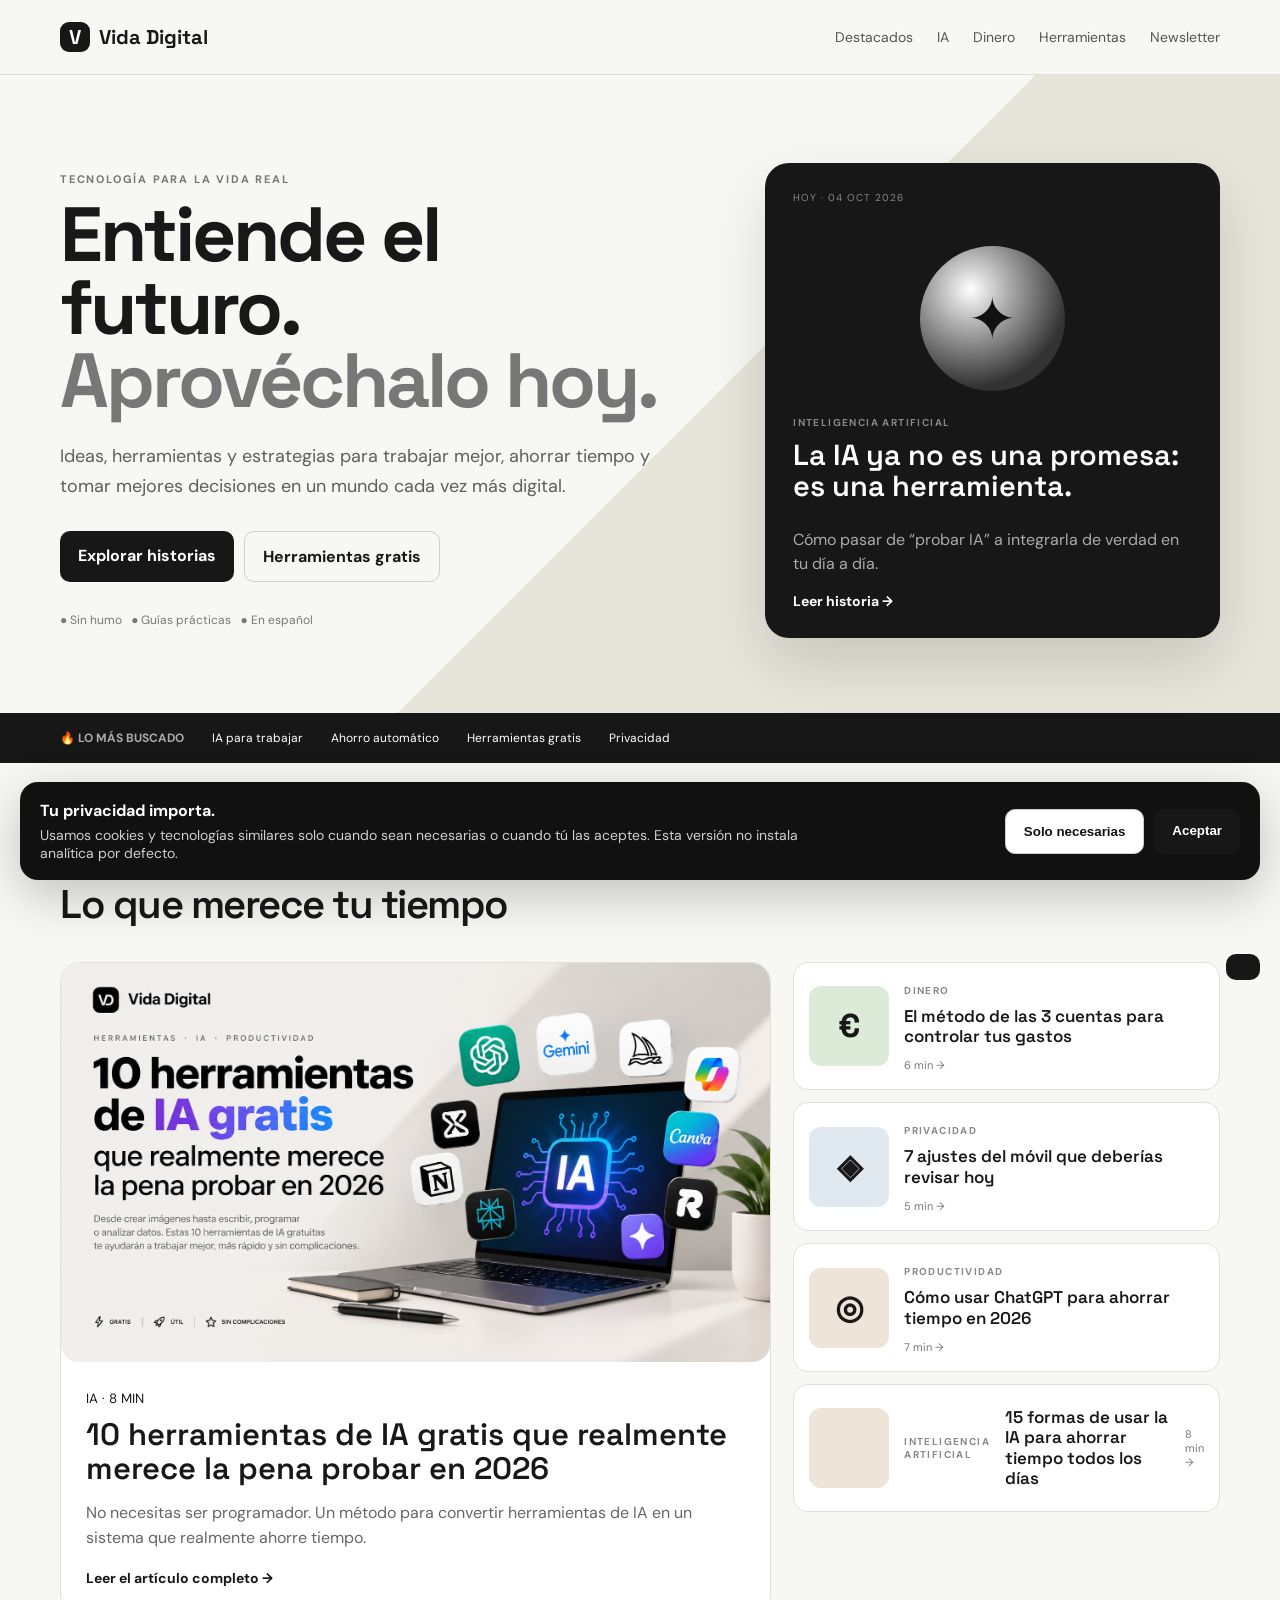
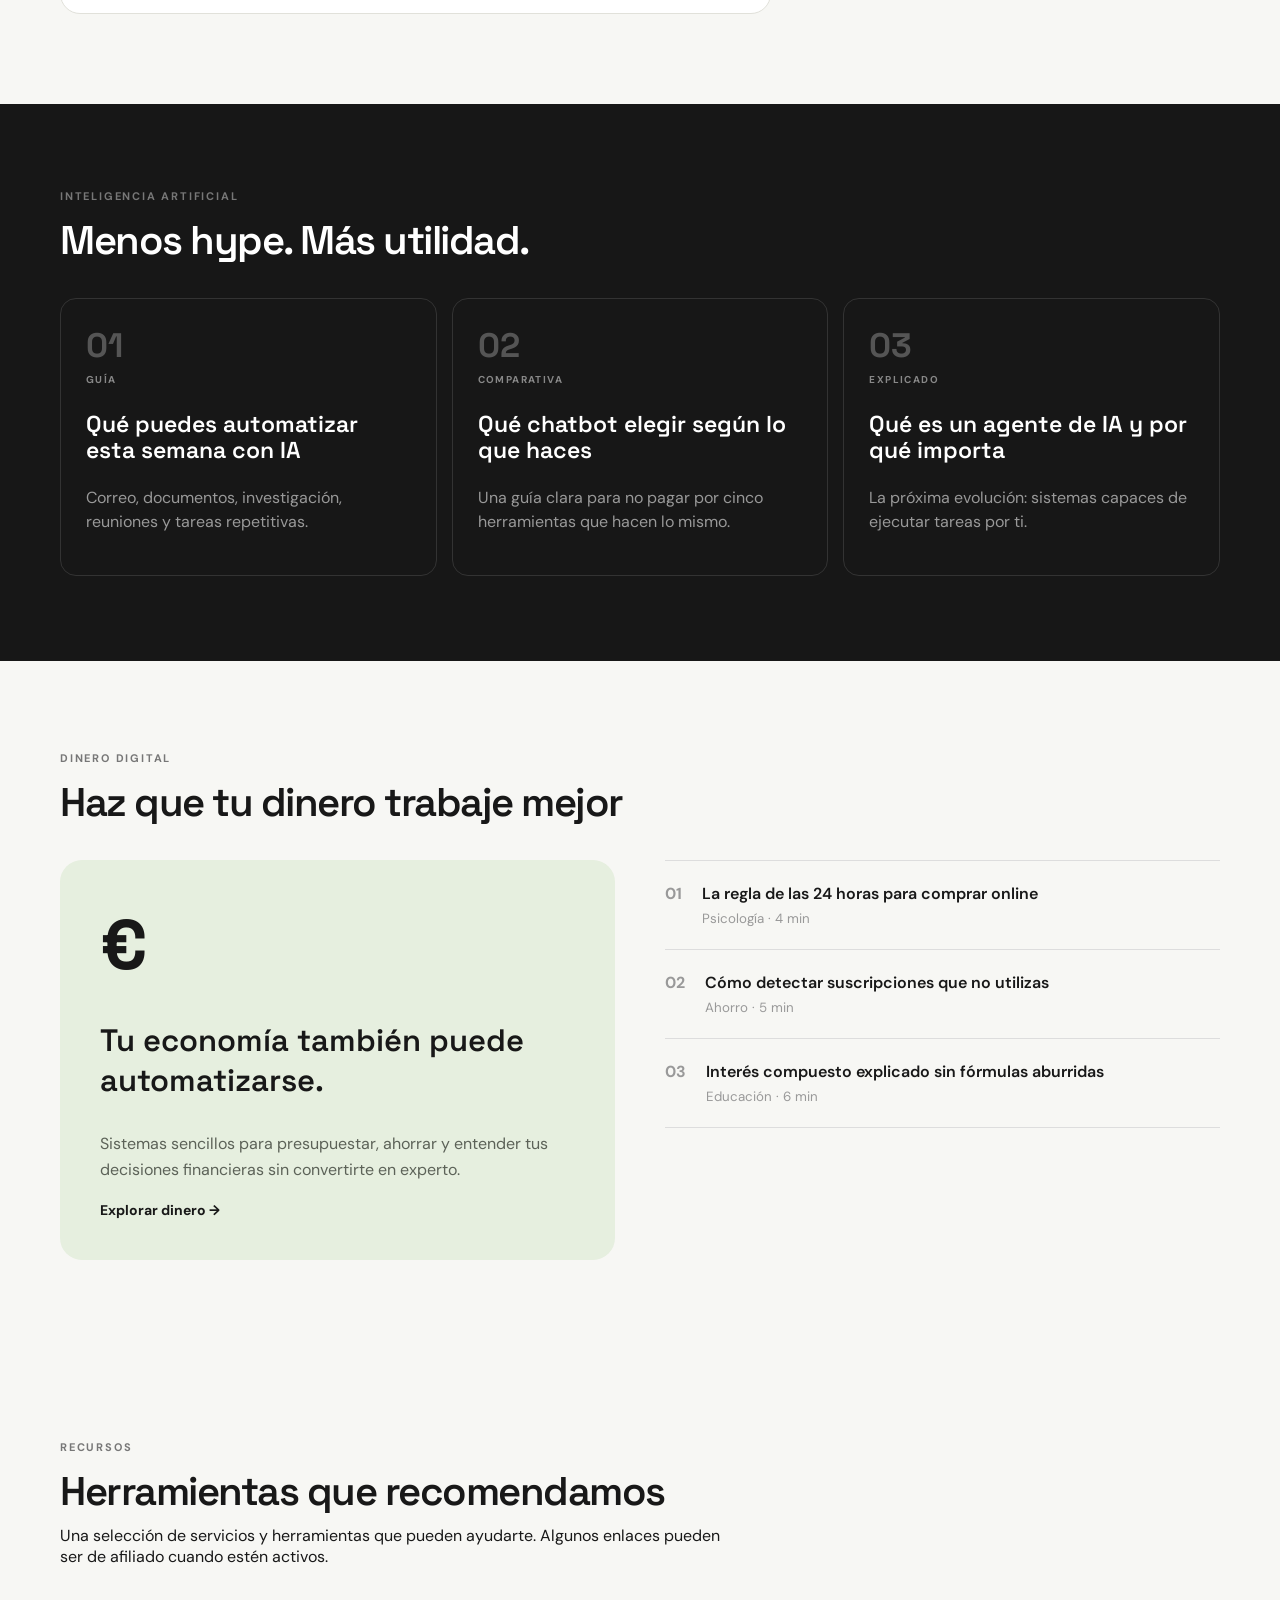
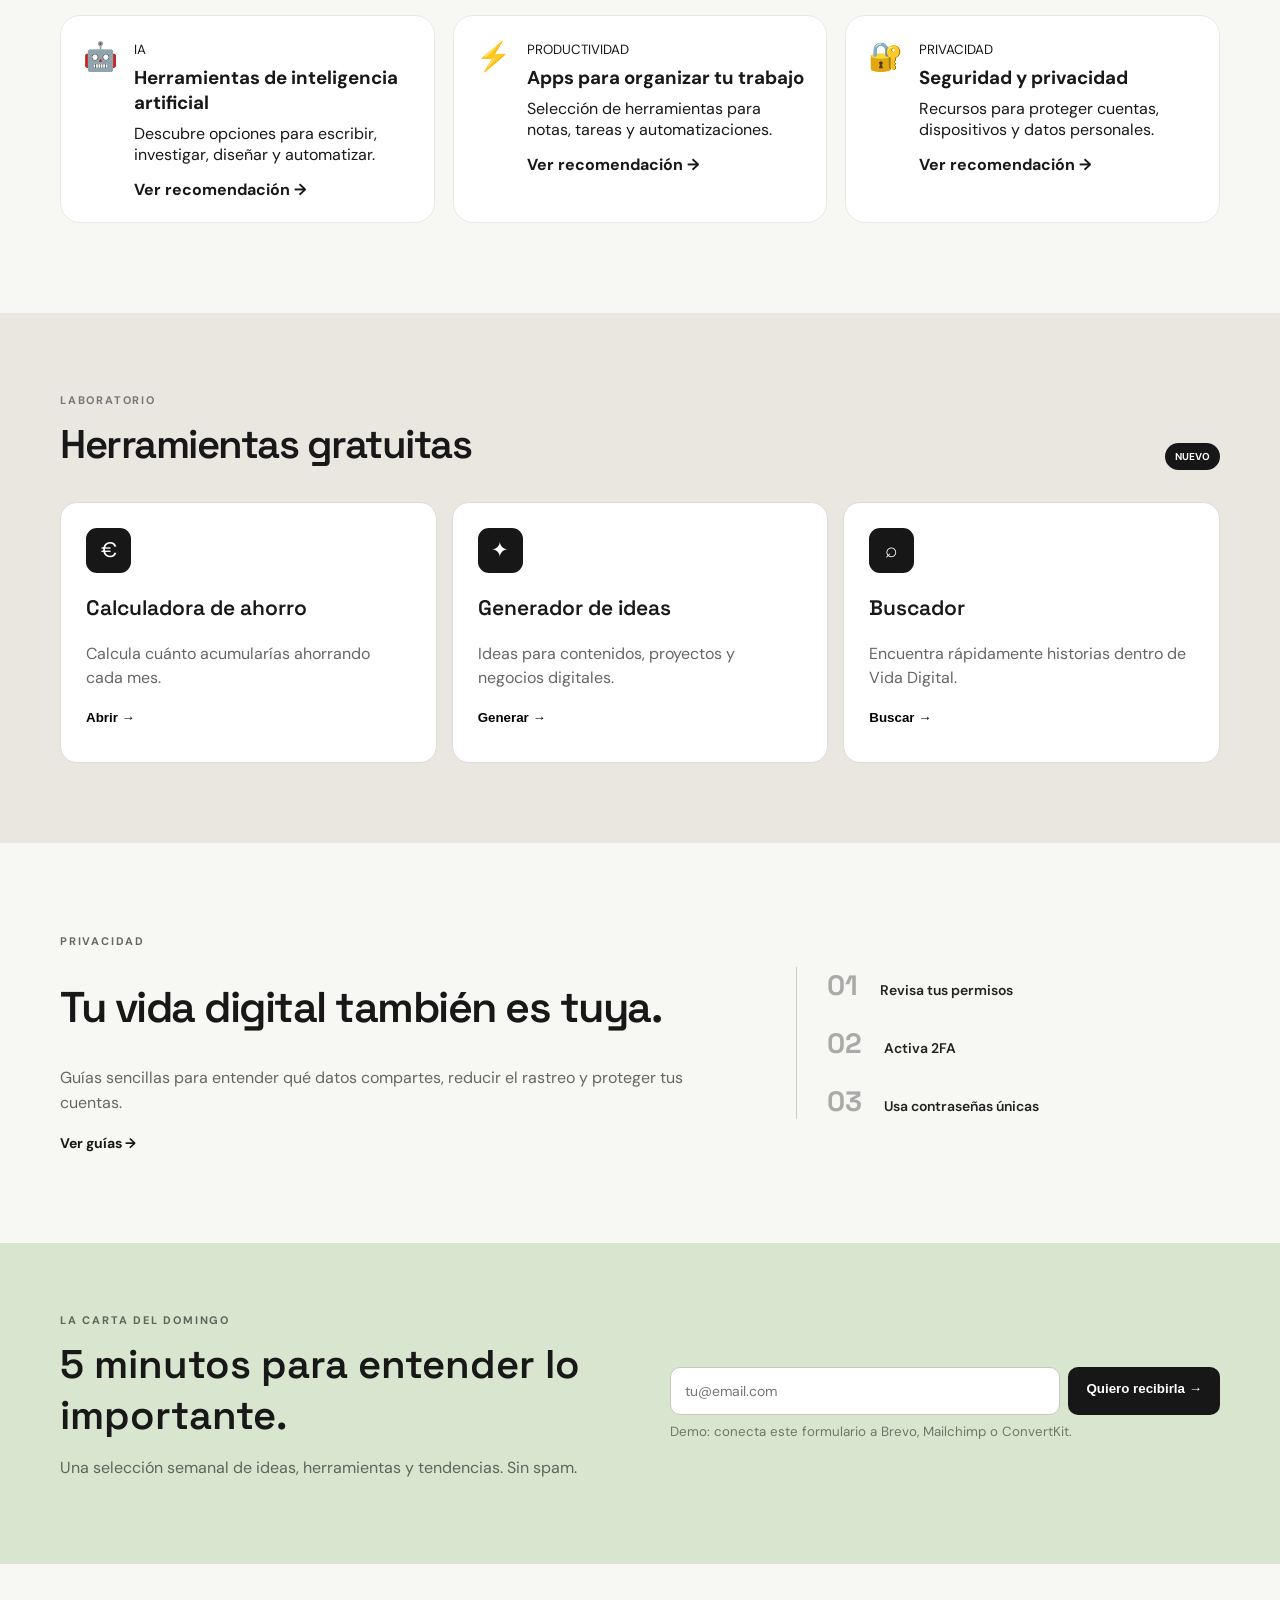
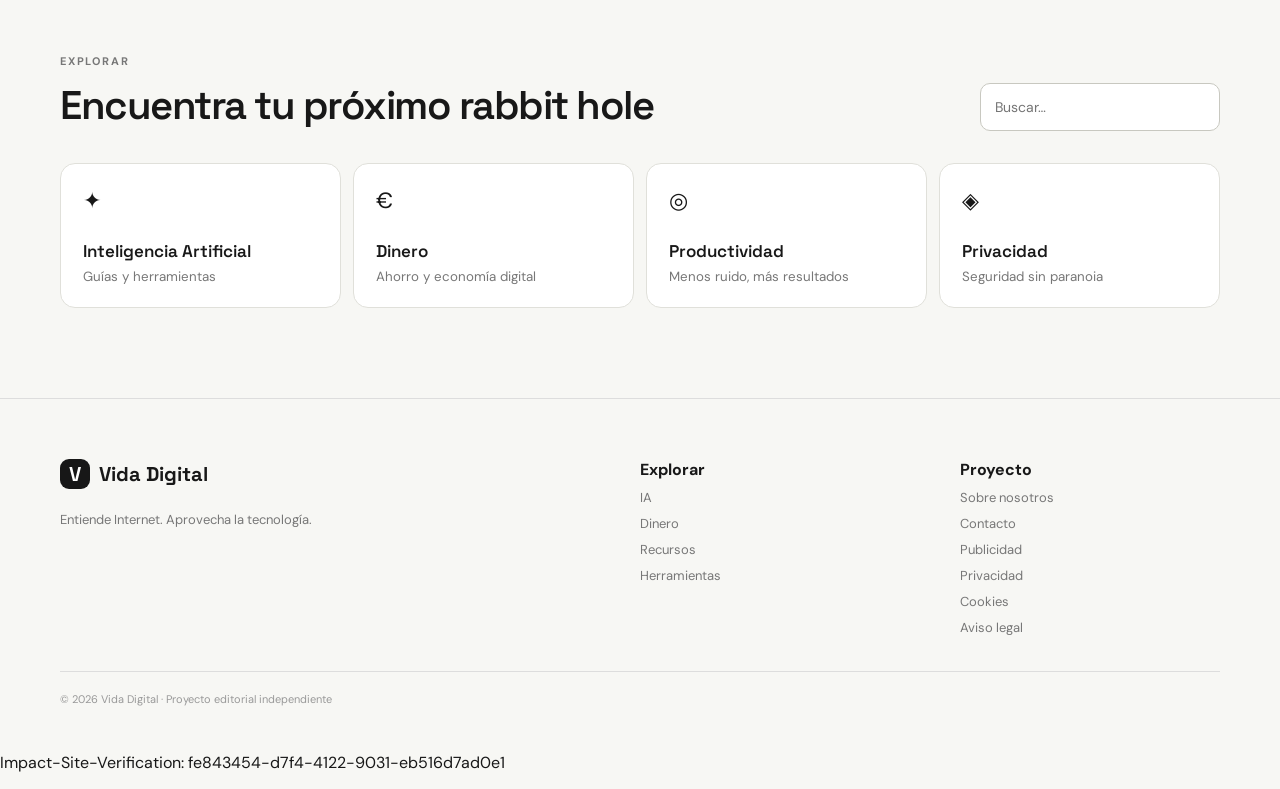
<file: index.html>
<!doctype html>
<html lang="es">
<head>
<meta charset="utf-8"><meta name="viewport" content="width=device-width,initial-scale=1">
<meta name="description" content="Vida Digital: IA, tecnología, productividad, dinero digital y privacidad. Guías prácticas, herramientas y consejos para aprovechar mejor Internet.">
<meta name="robots" content="index,follow">
<link rel="canonical" href="https://marc-hubby.github.io/via-digital/">
<meta property="og:type" content="website">
<meta property="og:title" content="Vida Digital – IA, tecnología, productividad y dinero">
<meta property="og:description" content="IA, herramientas, productividad, dinero digital y privacidad explicados sin humo.">
<meta property="og:url" content="https://marc-hubby.github.io/via-digital/">
<meta name="twitter:card" content="summary_large_image">
<title>Vida Digital – IA, tecnología, productividad y dinero</title>
<link rel="preconnect" href="https://fonts.googleapis.com"><link rel="preconnect" href="https://fonts.gstatic.com" crossorigin>
<link href="https://fonts.googleapis.com/css2?family=DM+Sans:wght@400;500;600;700&family=Space+Grotesk:wght@500;600;700&display=swap" rel="stylesheet">
<link rel="stylesheet" href="styles.css"><link rel="icon" href="favicon.ico" type="image/x-icon">
<!-- Google tag (gtag.js) -->
<script async src="https://www.googletagmanager.com/gtag/js?id=G-N0QZF58JJT"></script>
<script>
  window.dataLayer = window.dataLayer || [];
  function gtag(){dataLayer.push(arguments);}
  gtag('js', new Date());

  gtag('config', 'G-N0QZF58JJT');
</script>
<!-- Google tag (gtag.js) -->
<script async src="https://www.googletagmanager.com/gtag/js?id=G-1L1CSK7SK8"></script>
<script>
  window.dataLayer = window.dataLayer || [];
  function gtag(){dataLayer.push(arguments);}
  gtag('js', new Date());

  gtag('config', 'G-1L1CSK7SK8');
</script>
</head>
<body>
<header><div class="nav wrap"><a class="logo" href="#"><b>V</b> Vida Digital</a>
<nav id="nav"><a href="#destacados">Destacados</a><a href="#ia">IA</a><a href="#dinero">Dinero</a><a href="#herramientas">Herramientas</a><a href="#newsletter">Newsletter</a></nav>
<button class="menu" onclick="document.querySelector('nav').classList.toggle('open')">☰</button></div></header>

<main>
<section class="hero"><div class="wrap hero-grid"><div>
<p class="eyebrow">TECNOLOGÍA PARA LA VIDA REAL</p>
<h1>Entiende el futuro.<br><i>Aprovéchalo hoy.</i></h1>
<p class="lead">Ideas, herramientas y estrategias para trabajar mejor, ahorrar tiempo y tomar mejores decisiones en un mundo cada vez más digital.</p>
<div class="actions"><a class="btn dark" href="#destacados">Explorar historias</a><a class="btn light" href="#herramientas">Herramientas gratis</a></div>
<div class="proof">● Sin humo &nbsp; ● Guías prácticas &nbsp; ● En español</div>
</div>
<article class="hero-story"><div class="muted">HOY · 04 OCT 2026</div><div class="sphere">✦</div><small>INTELIGENCIA ARTIFICIAL</small><h2>La IA ya no es una promesa: es una herramienta.</h2><p>Cómo pasar de “probar IA” a integrarla de verdad en tu día a día.</p><a href="#ia">Leer historia →</a></article>
</div></section>

<div class="ticker"><div class="wrap ticker-in"><b>🔥 LO MÁS BUSCADO</b><span>IA para trabajar</span><span>Ahorro automático</span><span>Herramientas gratis</span><span>Privacidad</span></div></div>

<section id="destacados" class="section wrap"><div class="head"><div><p class="eyebrow">EDITORIAL</p><h2>Lo que merece tu tiempo</h2></div></div>
<div class="featured"><article class="main-card"><img src="ChatGPT%20Image%204%20oct%202026%2C%2014_24_33.png" alt="10 herramientas de IA gratis en 2026" style="width:100%;height:auto;display:block;border-radius:18px;"><div class="pad"><small>IA · 8 MIN</small><h3>10 herramientas de IA gratis que realmente merece la pena probar en 2026</h3><p>No necesitas ser programador. Un método para convertir herramientas de IA en un sistema que realmente ahorre tiempo.</p><a href="ia-gratis-2026.html">Leer el artículo completo →</a></div></article>
<div class="stack">
<article class="small"><div class="thumb money">€</div><div><small>DINERO</small><h3>El método de las 3 cuentas para controlar tus gastos</h3><a href="#dinero">6 min →</a></div></article>
<article class="small"><div class="thumb privacy">◈</div><div><small>PRIVACIDAD</small><h3>7 ajustes del móvil que deberías revisar hoy</h3><a href="#privacidad">5 min →</a></div></article>
<article class="small"><div class="thumb focus">◎</div><div><small>PRODUCTIVIDAD</small><h3>Cómo usar ChatGPT para ahorrar tiempo en 2026</h3><a href="como-usar-chatgpt-2026.html">7 min →</a></div></article>
<article class="small"><div class="thumb focus"></div><small>INTELIGENCIA ARTIFICIAL</small><h3>15 formas de usar la IA para ahorrar tiempo todos los días</h3><a href="15-formas-ia-ahorrar-tiempo-2026.html">8 min →</a></article>
</div></div></section>

<section id="ia" class="dark-section"><div class="wrap"><div class="head"><div><p class="eyebrow">INTELIGENCIA ARTIFICIAL</p><h2>Menos hype. Más utilidad.</h2></div></div>
<div class="cards"><article><em>01</em><small>GUÍA</small><h3>Qué puedes automatizar esta semana con IA</h3><p>Correo, documentos, investigación, reuniones y tareas repetitivas.</p></article>
<article><em>02</em><small>COMPARATIVA</small><h3>Qué chatbot elegir según lo que haces</h3><p>Una guía clara para no pagar por cinco herramientas que hacen lo mismo.</p></article>
<article><em>03</em><small>EXPLICADO</small><h3>Qué es un agente de IA y por qué importa</h3><p>La próxima evolución: sistemas capaces de ejecutar tareas por ti.</p></article></div></div></section>

<section id="dinero" class="section wrap"><div class="head"><div><p class="eyebrow">DINERO DIGITAL</p><h2>Haz que tu dinero trabaje mejor</h2></div></div>
<div class="money-grid"><div class="money-box"><b>€</b><h3>Tu economía también puede automatizarse.</h3><p>Sistemas sencillos para presupuestar, ahorrar y entender tus decisiones financieras sin convertirte en experto.</p><a href="#">Explorar dinero →</a></div>
<div class="list"><article><b>01</b><div>La regla de las 24 horas para comprar online<small>Psicología · 4 min</small></div></article><article><b>02</b><div>Cómo detectar suscripciones que no utilizas<small>Ahorro · 5 min</small></div></article><article><b>03</b><div>Interés compuesto explicado sin fórmulas aburridas<small>Educación · 6 min</small></div></article></div></div></section>

<section id="recursos" class="section wrap">
<div class="head"><div><p class="eyebrow">RECURSOS</p><h2>Herramientas que recomendamos</h2><p class="section-intro">Una selección de servicios y herramientas que pueden ayudarte. Algunos enlaces pueden ser de afiliado cuando estén activos.</p></div></div>
<div class="resource-grid">
<article class="resource"><span>🤖</span><div><small>IA</small><h3>Herramientas de inteligencia artificial</h3><p>Descubre opciones para escribir, investigar, diseñar y automatizar.</p><a href="#" onclick="toast('Aquí colocaremos el enlace afiliado cuando elijamos el servicio.');return false">Ver recomendación →</a></div></article>
<article class="resource"><span>⚡</span><div><small>PRODUCTIVIDAD</small><h3>Apps para organizar tu trabajo</h3><p>Selección de herramientas para notas, tareas y automatizaciones.</p><a href="#" onclick="toast('Aquí colocaremos el enlace afiliado cuando elijamos el servicio.');return false">Ver recomendación →</a></div></article>
<article class="resource"><span>🔐</span><div><small>PRIVACIDAD</small><h3>Seguridad y privacidad</h3><p>Recursos para proteger cuentas, dispositivos y datos personales.</p><a href="#" onclick="toast('Aquí colocaremos el enlace afiliado cuando elijamos el servicio.');return false">Ver recomendación →</a></div></article>
</div></section>

<section id="herramientas" class="tools"><div class="wrap"><div class="head"><div><p class="eyebrow">LABORATORIO</p><h2>Herramientas gratuitas</h2></div><b class="badge">NUEVO</b></div>
<div class="tool-grid"><article><span>€</span><h3>Calculadora de ahorro</h3><p>Calcula cuánto acumularías ahorrando cada mes.</p><button onclick="openCalc()">Abrir →</button></article>
<article><span>✦</span><h3>Generador de ideas</h3><p>Ideas para contenidos, proyectos y negocios digitales.</p><button onclick="idea()">Generar →</button><output id="idea"></output></article>
<article><span>⌕</span><h3>Buscador</h3><p>Encuentra rápidamente historias dentro de Vida Digital.</p><button onclick="document.getElementById('search').focus()">Buscar →</button></article></div></div></section>

<section id="privacidad" class="section wrap split"><div><p class="eyebrow">PRIVACIDAD</p><h2>Tu vida digital también es tuya.</h2><p>Guías sencillas para entender qué datos compartes, reducir el rastreo y proteger tus cuentas.</p><a href="#">Ver guías →</a></div><div class="steps"><b>01 <span>Revisa tus permisos</span></b><b>02 <span>Activa 2FA</span></b><b>03 <span>Usa contraseñas únicas</span></b></div></section>

<section id="newsletter" class="newsletter"><div class="wrap news-grid"><div><p class="eyebrow">LA CARTA DEL DOMINGO</p><h2>5 minutos para entender lo importante.</h2><p>Una selección semanal de ideas, herramientas y tendencias. Sin spam.</p></div>
<form onsubmit="subscribe(event)"><input id="email" type="email" placeholder="tu@email.com" required><button class="btn dark">Quiero recibirla →</button><small id="msg">Demo: conecta este formulario a Brevo, Mailchimp o ConvertKit.</small></form></div></section>

<section id="archivo" class="section wrap"><div class="head"><div><p class="eyebrow">EXPLORAR</p><h2>Encuentra tu próximo rabbit hole</h2></div><input id="search" class="search" oninput="filter()" placeholder="Buscar…"></div>
<div class="categories" id="categories"><a href="#ia">✦ <b>Inteligencia Artificial</b><small>Guías y herramientas</small></a><a href="#dinero">€ <b>Dinero</b><small>Ahorro y economía digital</small></a><a href="#productividad">◎ <b>Productividad</b><small>Menos ruido, más resultados</small></a><a href="#privacidad">◈ <b>Privacidad</b><small>Seguridad sin paranoia</small></a></div></section>
</main>

<footer><div class="wrap footer"><div><a class="logo" href="#"><b>V</b> Vida Digital</a><p>Entiende Internet. Aprovecha la tecnología.</p></div><div><strong>Explorar</strong><a href="#ia">IA</a><a href="#dinero">Dinero</a><a href="#recursos">Recursos</a><a href="#herramientas">Herramientas</a></div><div><strong>Proyecto</strong><a href="#">Sobre nosotros</a><a href="#">Contacto</a><a href="#">Publicidad</a><a href="privacy.html">Privacidad</a><a href="cookies.html">Cookies</a><a href="terms.html">Aviso legal</a></div></div><div class="wrap copy">© 2026 Vida Digital · Proyecto editorial independiente</div></footer>

<div id="modal" class="modal"><div class="modal-box"><button onclick="closeCalc()">×</button><p class="eyebrow">HERRAMIENTA</p><h2>Calculadora de ahorro</h2><label>Ahorro mensual (€)<input id="monthly" type="number" value="200"></label><label>Años<input id="years" type="number" value="5"></label><button class="btn dark" onclick="calc()">Calcular</button><div id="result"></div></div></div>
<div id="toast" class="toast"></div><script src="script.js"></script>
<div id="cookie-banner" class="cookie-banner"><div><strong>Tu privacidad importa.</strong><p>Usamos cookies y tecnologías similares solo cuando sean necesarias o cuando tú las aceptes. Esta versión no instala analítica por defecto.</p></div><div class="cookie-actions"><button class="btn light" onclick="dismissCookies(false)">Solo necesarias</button><button class="btn dark" onclick="dismissCookies(true)">Aceptar</button></div></div>
<script type="application/ld+json">{"@context":"https://schema.org","@type":"WebSite","name":"Vida Digital","url":"https://marc-hubby.github.io/via-digital/","description":"Guías prácticas sobre IA, productividad, dinero digital, privacidad y herramientas."}</script>
<p>Impact-Site-Verification: fe843454-d7f4-4122-9031-eb516d7ad0e1</p>
</body></html>
</file>
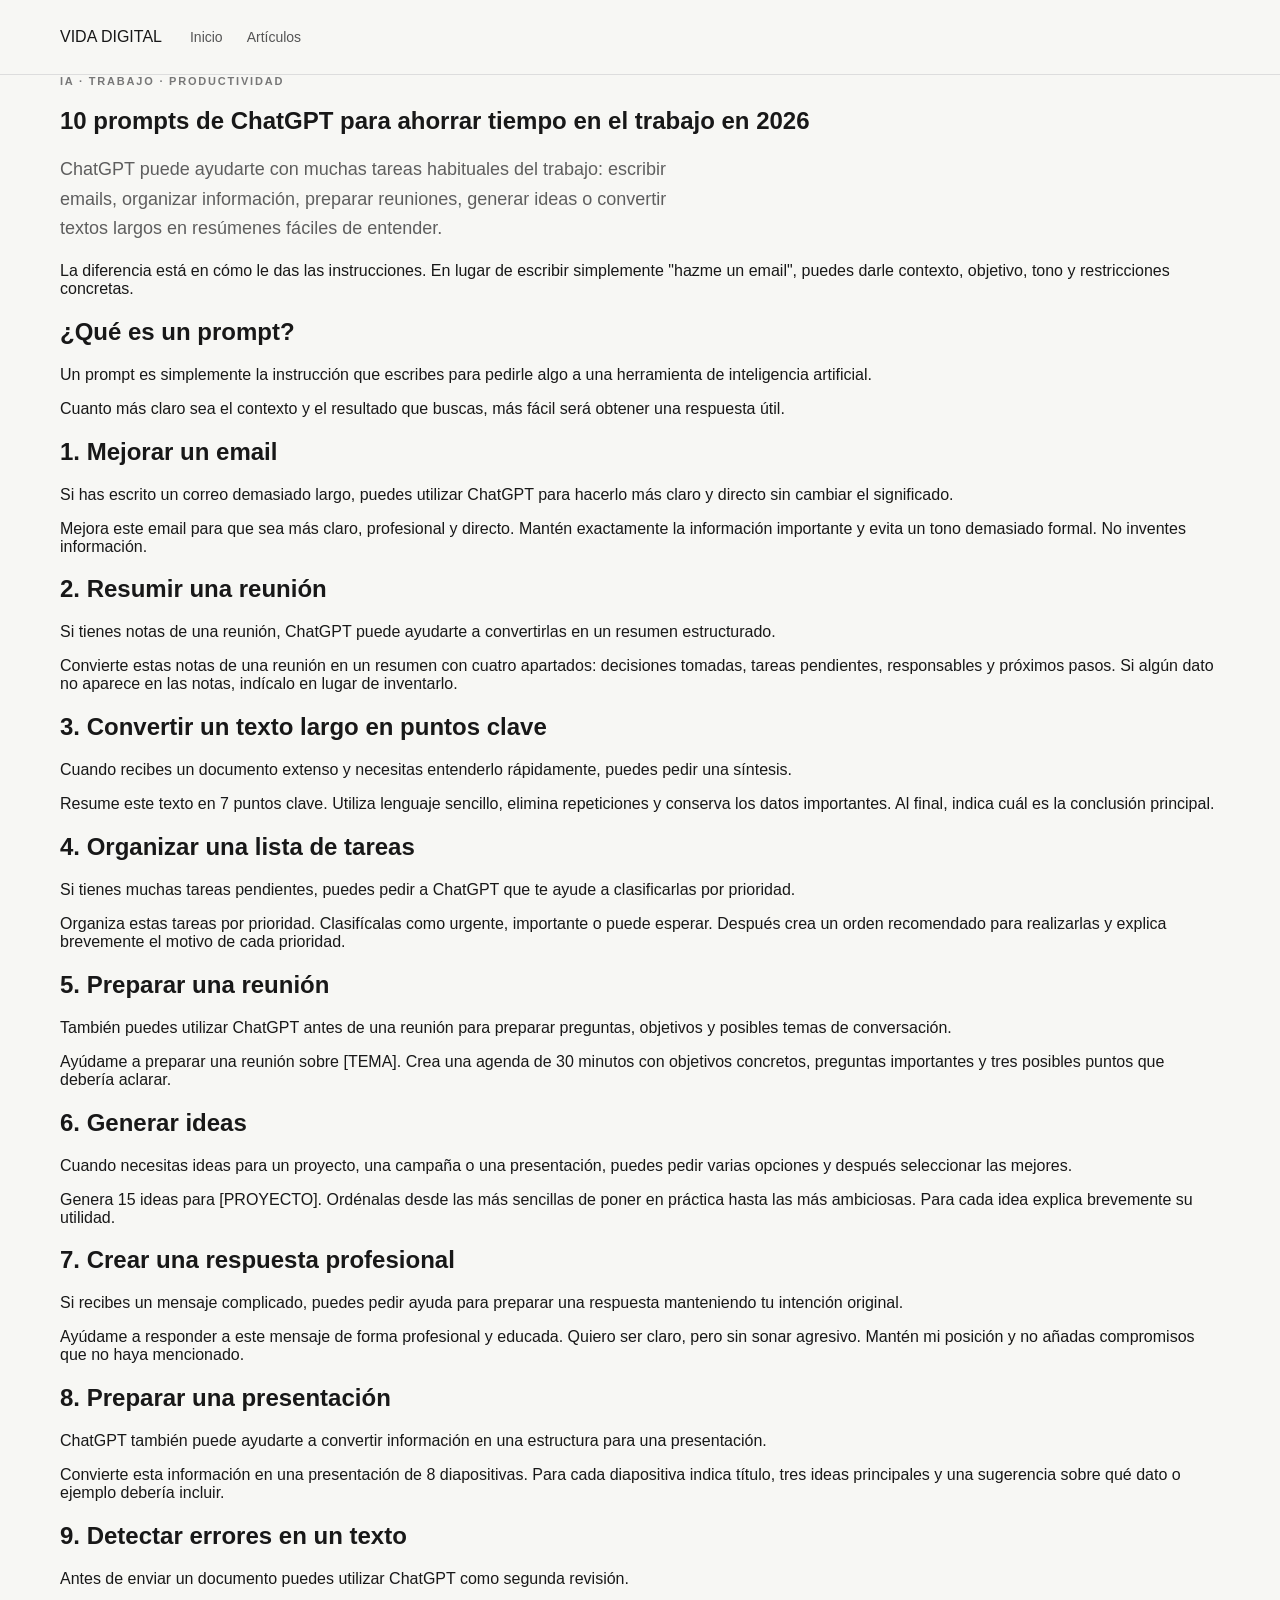
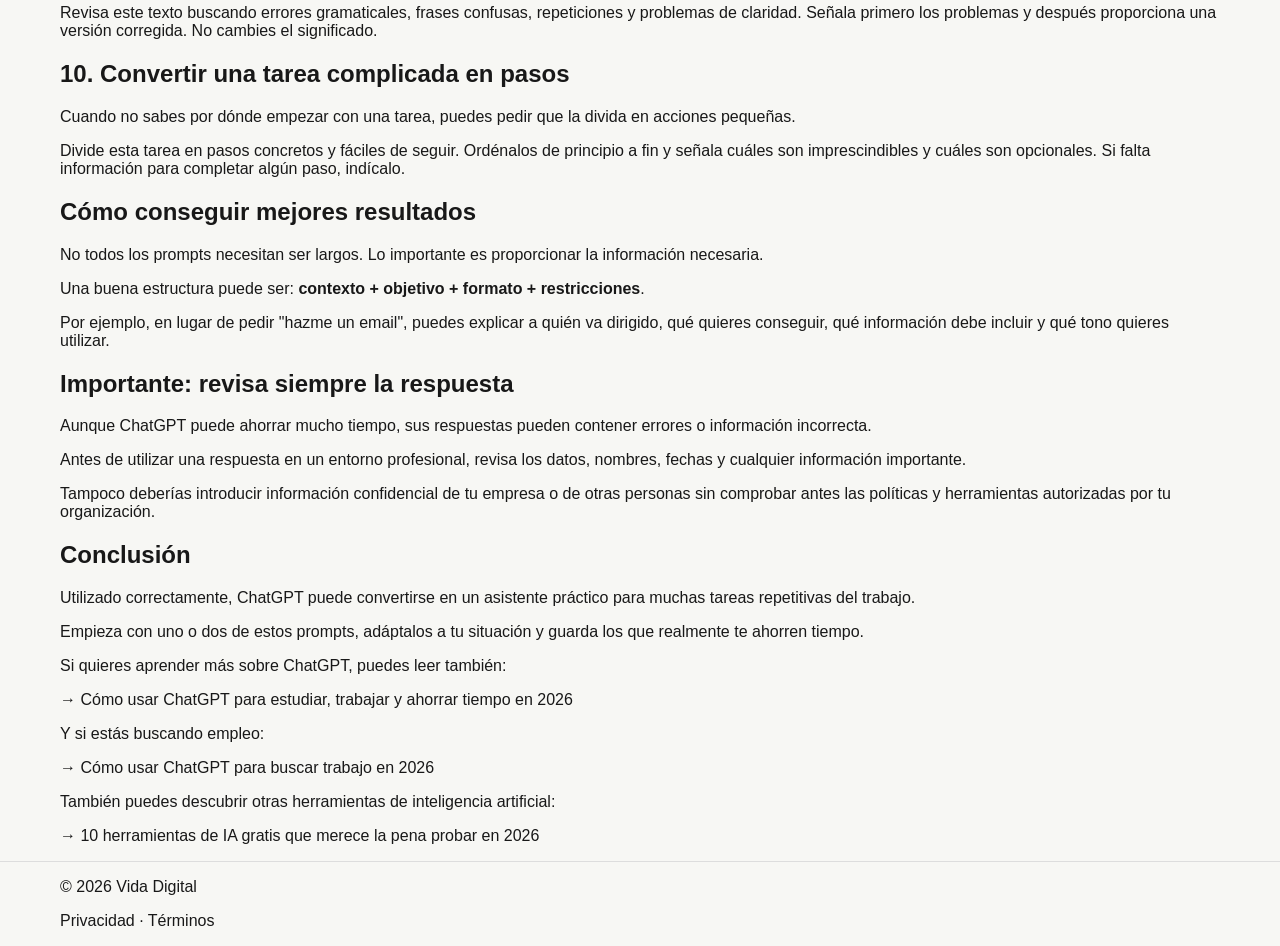
<file: 10-prompts-chatgpt-ahorrar-tiempo-trabajo-2026.html>
<!DOCTYPE html>
<html lang="es">
<head>
  <meta charset="UTF-8">
  <meta name="viewport" content="width=device-width, initial-scale=1.0">

  <title>10 prompts de ChatGPT para ahorrar tiempo en el trabajo en 2026 | Vida Digital</title>

  <meta name="description" content="10 prompts de ChatGPT que puedes copiar y adaptar para ahorrar tiempo en el trabajo en 2026. Emails, reuniones, organización, textos, ideas y productividad.">

  <link rel="stylesheet" href="./styles.css?v=2">

  <meta property="og:title" content="10 prompts de ChatGPT para ahorrar tiempo en el trabajo en 2026">
  <meta property="og:description" content="Prompts prácticos de ChatGPT para trabajar mejor, organizar tareas, escribir emails y ahorrar tiempo.">
  <meta property="og:type" content="article">
  <meta property="og:url" content="https://marc-hubby.github.io/via-digital/10-prompts-chatgpt-ahorrar-tiempo-trabajo-2026.html">

  <script type="application/ld+json">
  {
    "@context": "https://schema.org",
    "@type": "Article",
    "headline": "10 prompts de ChatGPT para ahorrar tiempo en el trabajo en 2026",
    "description": "Prompts prácticos para utilizar ChatGPT como asistente de productividad en el trabajo.",
    "author": {
      "@type": "Organization",
      "name": "Vida Digital"
    },
    "publisher": {
      "@type": "Organization",
      "name": "Vida Digital"
    },
    "datePublished": "2026-10-04"
  }
  </script>
</head>

<body>

<header class="site-header">
  <div class="wrap nav">
    <a class="brand" href="index.html">VIDA DIGITAL</a>

    <nav>
      <a href="index.html">Inicio</a>
      <a href="index.html#destacados">Artículos</a>
    </nav>
  </div>
</header>

<main>

  <article class="article wrap">

    <p class="eyebrow">IA · TRABAJO · PRODUCTIVIDAD</p>

    <h1>10 prompts de ChatGPT para ahorrar tiempo en el trabajo en 2026</h1>

    <p class="lead">
      ChatGPT puede ayudarte con muchas tareas habituales del trabajo:
      escribir emails, organizar información, preparar reuniones, generar ideas
      o convertir textos largos en resúmenes fáciles de entender.
    </p>

    <p>
      La diferencia está en cómo le das las instrucciones. En lugar de escribir
      simplemente "hazme un email", puedes darle contexto, objetivo, tono y
      restricciones concretas.
    </p>

    <h2>¿Qué es un prompt?</h2>

    <p>
      Un prompt es simplemente la instrucción que escribes para pedirle algo a
      una herramienta de inteligencia artificial.
    </p>

    <p>
      Cuanto más claro sea el contexto y el resultado que buscas, más fácil será
      obtener una respuesta útil.
    </p>

    <h2>1. Mejorar un email</h2>

    <p>
      Si has escrito un correo demasiado largo, puedes utilizar ChatGPT para
      hacerlo más claro y directo sin cambiar el significado.
    </p>

    <div class="prompt-box">
      <p>
        Mejora este email para que sea más claro, profesional y directo.
        Mantén exactamente la información importante y evita un tono demasiado formal.
        No inventes información.
      </p>
    </div>

    <h2>2. Resumir una reunión</h2>

    <p>
      Si tienes notas de una reunión, ChatGPT puede ayudarte a convertirlas en
      un resumen estructurado.
    </p>

    <div class="prompt-box">
      <p>
        Convierte estas notas de una reunión en un resumen con cuatro apartados:
        decisiones tomadas, tareas pendientes, responsables y próximos pasos.
        Si algún dato no aparece en las notas, indícalo en lugar de inventarlo.
      </p>
    </div>

    <h2>3. Convertir un texto largo en puntos clave</h2>

    <p>
      Cuando recibes un documento extenso y necesitas entenderlo rápidamente,
      puedes pedir una síntesis.
    </p>

    <div class="prompt-box">
      <p>
        Resume este texto en 7 puntos clave. Utiliza lenguaje sencillo,
        elimina repeticiones y conserva los datos importantes.
        Al final, indica cuál es la conclusión principal.
      </p>
    </div>

    <h2>4. Organizar una lista de tareas</h2>

    <p>
      Si tienes muchas tareas pendientes, puedes pedir a ChatGPT que te ayude
      a clasificarlas por prioridad.
    </p>

    <div class="prompt-box">
      <p>
        Organiza estas tareas por prioridad.
        Clasifícalas como urgente, importante o puede esperar.
        Después crea un orden recomendado para realizarlas y explica brevemente
        el motivo de cada prioridad.
      </p>
    </div>

    <h2>5. Preparar una reunión</h2>

    <p>
      También puedes utilizar ChatGPT antes de una reunión para preparar preguntas,
      objetivos y posibles temas de conversación.
    </p>

    <div class="prompt-box">
      <p>
        Ayúdame a preparar una reunión sobre [TEMA].
        Crea una agenda de 30 minutos con objetivos concretos,
        preguntas importantes y tres posibles puntos que debería aclarar.
      </p>
    </div>

    <h2>6. Generar ideas</h2>

    <p>
      Cuando necesitas ideas para un proyecto, una campaña o una presentación,
      puedes pedir varias opciones y después seleccionar las mejores.
    </p>

    <div class="prompt-box">
      <p>
        Genera 15 ideas para [PROYECTO].
        Ordénalas desde las más sencillas de poner en práctica hasta las más ambiciosas.
        Para cada idea explica brevemente su utilidad.
      </p>
    </div>

    <h2>7. Crear una respuesta profesional</h2>

    <p>
      Si recibes un mensaje complicado, puedes pedir ayuda para preparar una
      respuesta manteniendo tu intención original.
    </p>

    <div class="prompt-box">
      <p>
        Ayúdame a responder a este mensaje de forma profesional y educada.
        Quiero ser claro, pero sin sonar agresivo.
        Mantén mi posición y no añadas compromisos que no haya mencionado.
      </p>
    </div>

    <h2>8. Preparar una presentación</h2>

    <p>
      ChatGPT también puede ayudarte a convertir información en una estructura
      para una presentación.
    </p>

    <div class="prompt-box">
      <p>
        Convierte esta información en una presentación de 8 diapositivas.
        Para cada diapositiva indica título, tres ideas principales y una sugerencia
        sobre qué dato o ejemplo debería incluir.
      </p>
    </div>

    <h2>9. Detectar errores en un texto</h2>

    <p>
      Antes de enviar un documento puedes utilizar ChatGPT como segunda revisión.
    </p>

    <div class="prompt-box">
      <p>
        Revisa este texto buscando errores gramaticales, frases confusas,
        repeticiones y problemas de claridad.
        Señala primero los problemas y después proporciona una versión corregida.
        No cambies el significado.
      </p>
    </div>

    <h2>10. Convertir una tarea complicada en pasos</h2>

    <p>
      Cuando no sabes por dónde empezar con una tarea, puedes pedir que la divida
      en acciones pequeñas.
    </p>

    <div class="prompt-box">
      <p>
        Divide esta tarea en pasos concretos y fáciles de seguir.
        Ordénalos de principio a fin y señala cuáles son imprescindibles
        y cuáles son opcionales.
        Si falta información para completar algún paso, indícalo.
      </p>
    </div>

    <h2>Cómo conseguir mejores resultados</h2>

    <p>
      No todos los prompts necesitan ser largos. Lo importante es proporcionar
      la información necesaria.
    </p>

    <p>
      Una buena estructura puede ser:
      <strong>contexto + objetivo + formato + restricciones</strong>.
    </p>

    <p>
      Por ejemplo, en lugar de pedir "hazme un email", puedes explicar a quién
      va dirigido, qué quieres conseguir, qué información debe incluir y qué
      tono quieres utilizar.
    </p>

    <h2>Importante: revisa siempre la respuesta</h2>

    <p>
      Aunque ChatGPT puede ahorrar mucho tiempo, sus respuestas pueden contener
      errores o información incorrecta.
    </p>

    <p>
      Antes de utilizar una respuesta en un entorno profesional, revisa los datos,
      nombres, fechas y cualquier información importante.
    </p>

    <p>
      Tampoco deberías introducir información confidencial de tu empresa o de otras
      personas sin comprobar antes las políticas y herramientas autorizadas por
      tu organización.
    </p>

    <h2>Conclusión</h2>

    <p>
      Utilizado correctamente, ChatGPT puede convertirse en un asistente práctico
      para muchas tareas repetitivas del trabajo.
    </p>

    <p>
      Empieza con uno o dos de estos prompts, adáptalos a tu situación y guarda
      los que realmente te ahorren tiempo.
    </p>

    <p>
      Si quieres aprender más sobre ChatGPT, puedes leer también:
    </p>

    <p>
      <a href="como-usar-chatgpt-2026.html">
        → Cómo usar ChatGPT para estudiar, trabajar y ahorrar tiempo en 2026
      </a>
    </p>

    <p>
      Y si estás buscando empleo:
    </p>

    <p>
      <a href="como-usar-chatgpt-para-buscar-trabajo-2026.html">
        → Cómo usar ChatGPT para buscar trabajo en 2026
      </a>
    </p>

    <p>
      También puedes descubrir otras herramientas de inteligencia artificial:
    </p>

    <p>
      <a href="ia-gratis-2026.html">
        → 10 herramientas de IA gratis que merece la pena probar en 2026
      </a>
    </p>

  </article>

</main>

<footer class="site-footer">
  <div class="wrap">
    <p>© 2026 Vida Digital</p>
    <p>
      <a href="privacy.html">Privacidad</a> ·
      <a href="terms.html">Términos</a>
    </p>
  </div>
</footer>

</body>
</html>
</file>
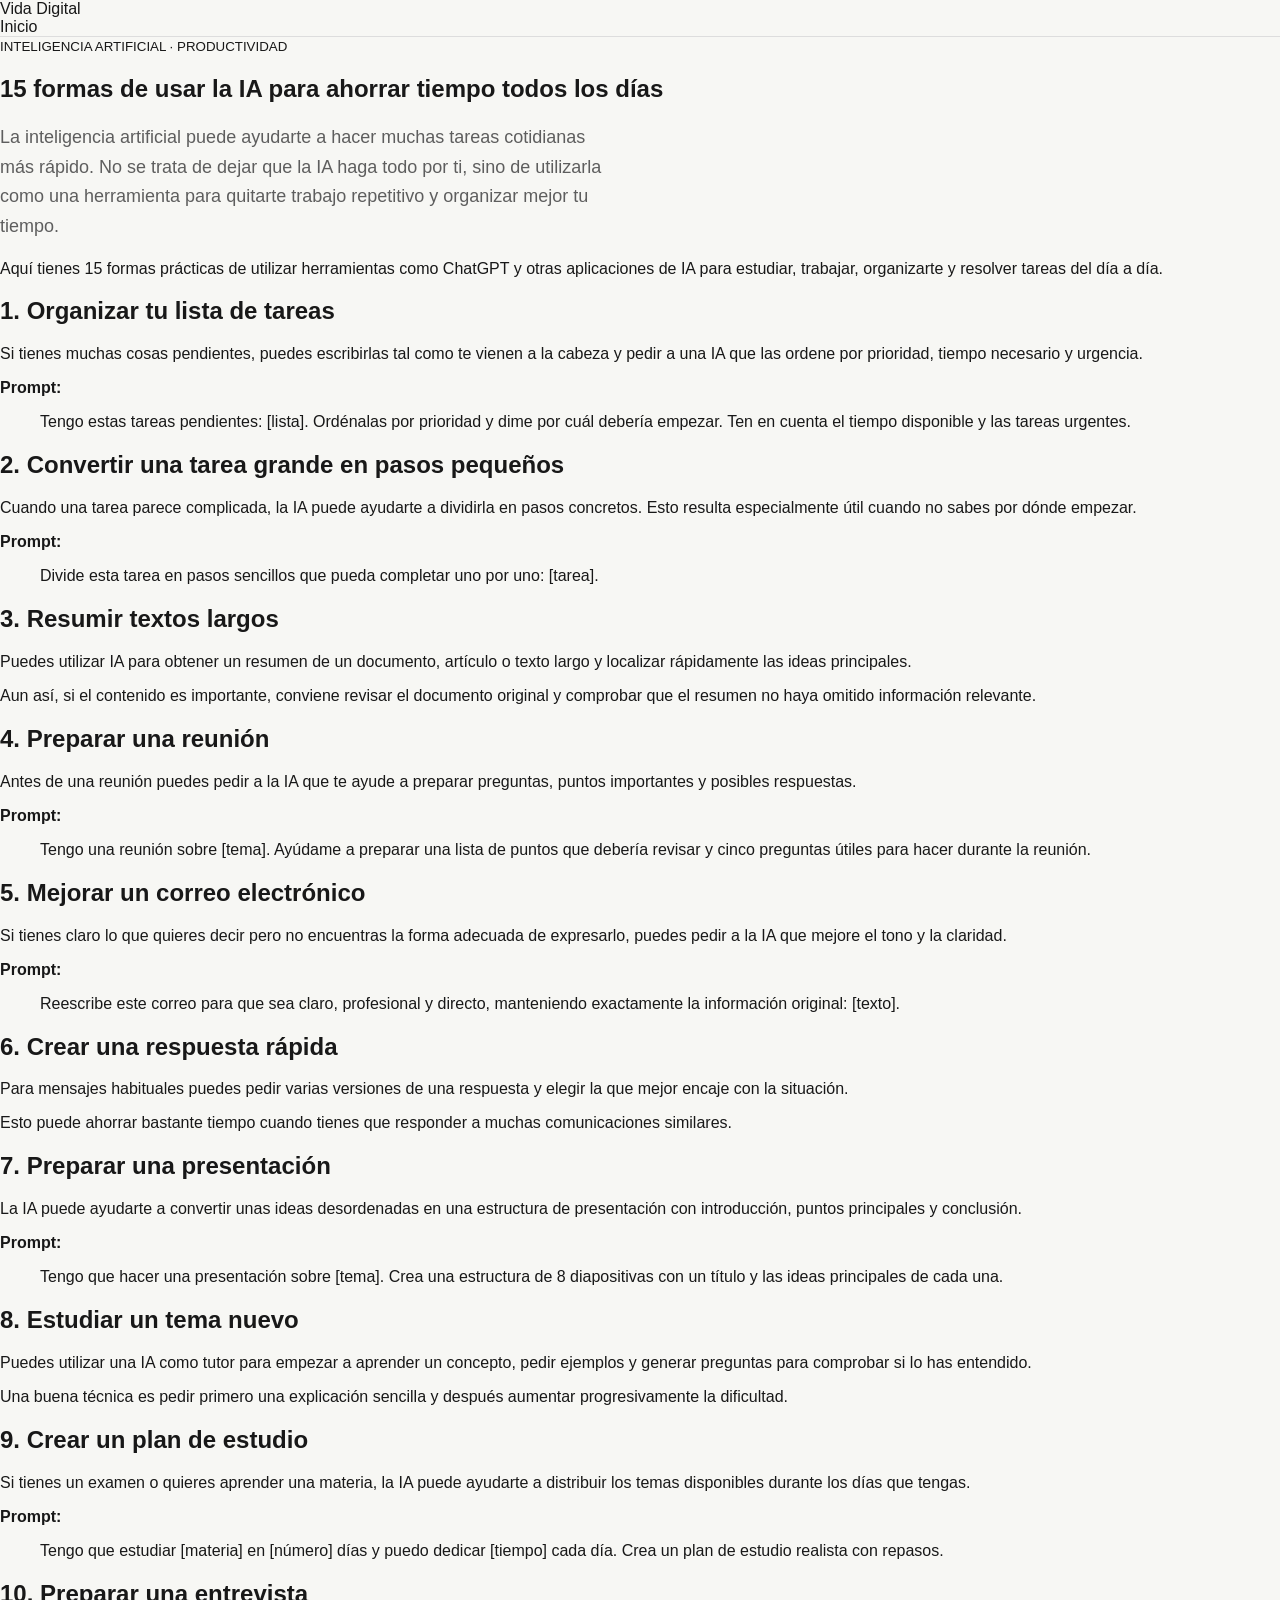
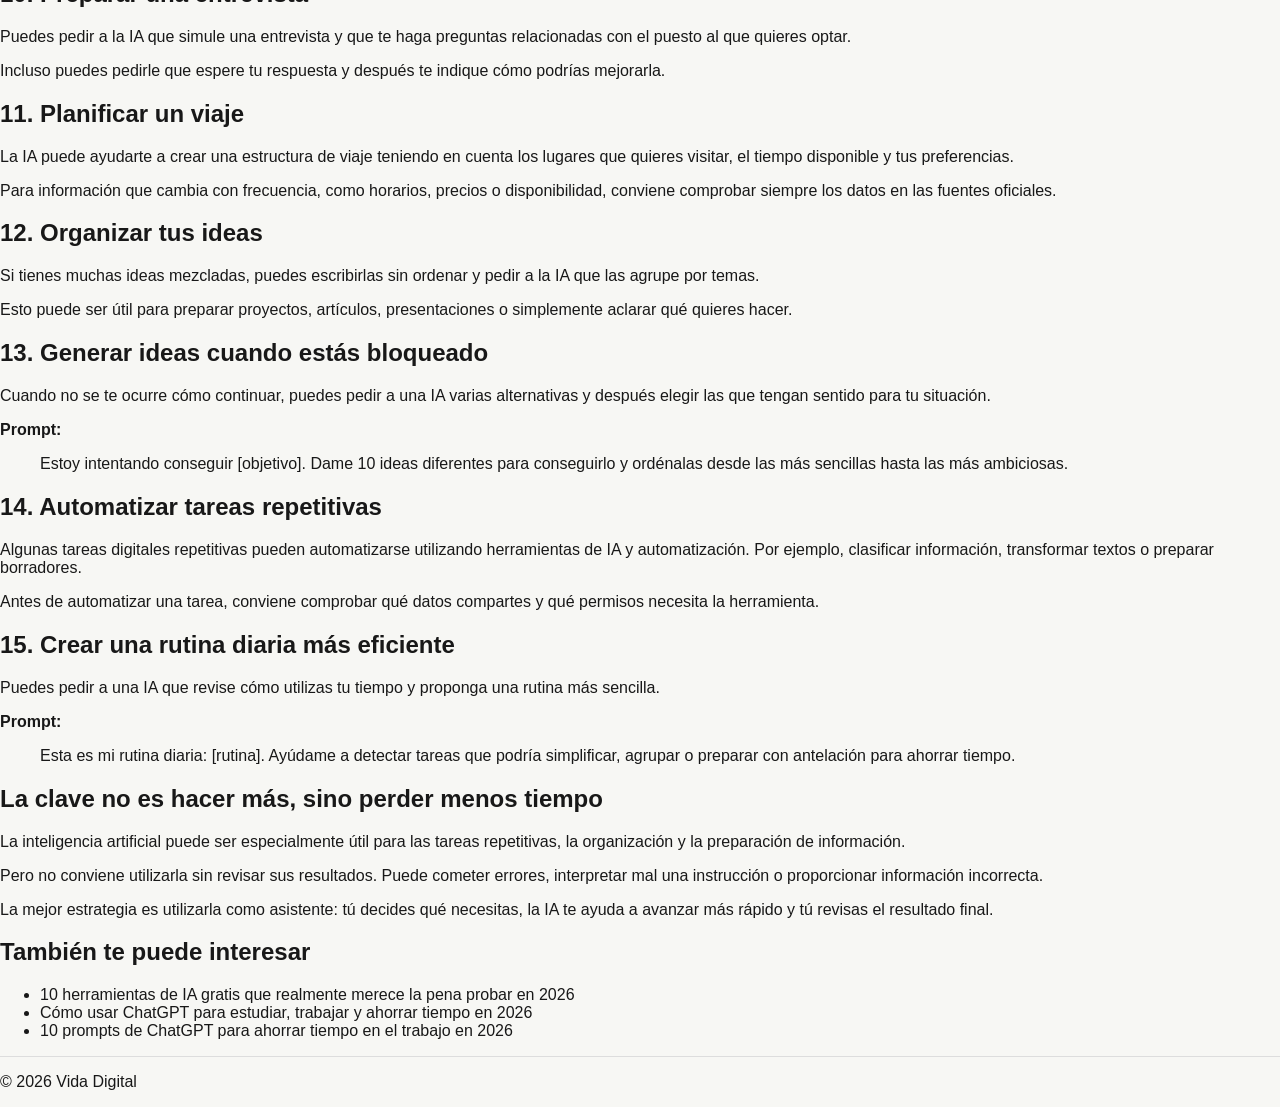
<file: 15-formas-ia-ahorrar-tiempo-2026.html>
<!DOCTYPE html>
<html lang="es">
<head>
  <meta charset="UTF-8">
  <meta name="viewport" content="width=device-width, initial-scale=1.0">

  <title>15 formas de usar la IA para ahorrar tiempo todos los días | Vida Digital</title>

  <meta name="description" content="Descubre 15 formas prácticas de usar la inteligencia artificial para ahorrar tiempo cada día, organizar tareas, estudiar, trabajar y hacer más con menos esfuerzo.">

  <link rel="stylesheet" href="./styles.css?v=2">
  <link rel="icon" href="./favicon.ico">

  <meta property="og:title" content="15 formas de usar la IA para ahorrar tiempo todos los días | Vida Digital">
  <meta property="og:description" content="15 formas prácticas de usar la IA para ahorrar tiempo, organizarte mejor y hacer más cada día.">
  <meta property="og:type" content="article">
  <meta property="og:url" content="https://marc-hubby.github.io/via-digital/15-formas-ia-ahorrar-tiempo-2026.html">

  <script async src="https://www.googletagmanager.com/gtag/js?id=G-1L1CSK7SK8"></script>
  <script>
    window.dataLayer = window.dataLayer || [];
    function gtag(){dataLayer.push(arguments);}
    gtag('js', new Date());
    gtag('config', 'G-1L1CSK7SK8');
  </script>
</head>

<body>

<header class="site-header">
  <div class="container header-inner">
    <a href="index.html" class="brand">Vida Digital</a>
    <nav>
      <a href="index.html">Inicio</a>
    </nav>
  </div>
</header>

<main class="container article-page">

  <article>

    <small>INTELIGENCIA ARTIFICIAL · PRODUCTIVIDAD</small>

    <h1>15 formas de usar la IA para ahorrar tiempo todos los días</h1>

    <p class="lead">
      La inteligencia artificial puede ayudarte a hacer muchas tareas cotidianas
      más rápido. No se trata de dejar que la IA haga todo por ti, sino de utilizarla
      como una herramienta para quitarte trabajo repetitivo y organizar mejor tu tiempo.
    </p>

    <p>
      Aquí tienes 15 formas prácticas de utilizar herramientas como ChatGPT y otras
      aplicaciones de IA para estudiar, trabajar, organizarte y resolver tareas
      del día a día.
    </p>

    <h2>1. Organizar tu lista de tareas</h2>

    <p>
      Si tienes muchas cosas pendientes, puedes escribirlas tal como te vienen a la
      cabeza y pedir a una IA que las ordene por prioridad, tiempo necesario y urgencia.
    </p>

    <p><strong>Prompt:</strong></p>

    <blockquote>
      Tengo estas tareas pendientes: [lista]. Ordénalas por prioridad y dime por cuál
      debería empezar. Ten en cuenta el tiempo disponible y las tareas urgentes.
    </blockquote>

    <h2>2. Convertir una tarea grande en pasos pequeños</h2>

    <p>
      Cuando una tarea parece complicada, la IA puede ayudarte a dividirla en pasos
      concretos. Esto resulta especialmente útil cuando no sabes por dónde empezar.
    </p>

    <p><strong>Prompt:</strong></p>

    <blockquote>
      Divide esta tarea en pasos sencillos que pueda completar uno por uno:
      [tarea].
    </blockquote>

    <h2>3. Resumir textos largos</h2>

    <p>
      Puedes utilizar IA para obtener un resumen de un documento, artículo o texto
      largo y localizar rápidamente las ideas principales.
    </p>

    <p>
      Aun así, si el contenido es importante, conviene revisar el documento original
      y comprobar que el resumen no haya omitido información relevante.
    </p>

    <h2>4. Preparar una reunión</h2>

    <p>
      Antes de una reunión puedes pedir a la IA que te ayude a preparar preguntas,
      puntos importantes y posibles respuestas.
    </p>

    <p><strong>Prompt:</strong></p>

    <blockquote>
      Tengo una reunión sobre [tema]. Ayúdame a preparar una lista de puntos que
      debería revisar y cinco preguntas útiles para hacer durante la reunión.
    </blockquote>

    <h2>5. Mejorar un correo electrónico</h2>

    <p>
      Si tienes claro lo que quieres decir pero no encuentras la forma adecuada de
      expresarlo, puedes pedir a la IA que mejore el tono y la claridad.
    </p>

    <p><strong>Prompt:</strong></p>

    <blockquote>
      Reescribe este correo para que sea claro, profesional y directo, manteniendo
      exactamente la información original: [texto].
    </blockquote>

    <h2>6. Crear una respuesta rápida</h2>

    <p>
      Para mensajes habituales puedes pedir varias versiones de una respuesta y
      elegir la que mejor encaje con la situación.
    </p>

    <p>
      Esto puede ahorrar bastante tiempo cuando tienes que responder a muchas
      comunicaciones similares.
    </p>

    <h2>7. Preparar una presentación</h2>

    <p>
      La IA puede ayudarte a convertir unas ideas desordenadas en una estructura
      de presentación con introducción, puntos principales y conclusión.
    </p>

    <p><strong>Prompt:</strong></p>

    <blockquote>
      Tengo que hacer una presentación sobre [tema]. Crea una estructura de 8
      diapositivas con un título y las ideas principales de cada una.
    </blockquote>

    <h2>8. Estudiar un tema nuevo</h2>

    <p>
      Puedes utilizar una IA como tutor para empezar a aprender un concepto,
      pedir ejemplos y generar preguntas para comprobar si lo has entendido.
    </p>

    <p>
      Una buena técnica es pedir primero una explicación sencilla y después
      aumentar progresivamente la dificultad.
    </p>

    <h2>9. Crear un plan de estudio</h2>

    <p>
      Si tienes un examen o quieres aprender una materia, la IA puede ayudarte
      a distribuir los temas disponibles durante los días que tengas.
    </p>

    <p><strong>Prompt:</strong></p>

    <blockquote>
      Tengo que estudiar [materia] en [número] días y puedo dedicar [tiempo]
      cada día. Crea un plan de estudio realista con repasos.
    </blockquote>

    <h2>10. Preparar una entrevista</h2>

    <p>
      Puedes pedir a la IA que simule una entrevista y que te haga preguntas
      relacionadas con el puesto al que quieres optar.
    </p>

    <p>
      Incluso puedes pedirle que espere tu respuesta y después te indique cómo
      podrías mejorarla.
    </p>

    <h2>11. Planificar un viaje</h2>

    <p>
      La IA puede ayudarte a crear una estructura de viaje teniendo en cuenta
      los lugares que quieres visitar, el tiempo disponible y tus preferencias.
    </p>

    <p>
      Para información que cambia con frecuencia, como horarios, precios o
      disponibilidad, conviene comprobar siempre los datos en las fuentes oficiales.
    </p>

    <h2>12. Organizar tus ideas</h2>

    <p>
      Si tienes muchas ideas mezcladas, puedes escribirlas sin ordenar y pedir
      a la IA que las agrupe por temas.
    </p>

    <p>
      Esto puede ser útil para preparar proyectos, artículos, presentaciones
      o simplemente aclarar qué quieres hacer.
    </p>

    <h2>13. Generar ideas cuando estás bloqueado</h2>

    <p>
      Cuando no se te ocurre cómo continuar, puedes pedir a una IA varias
      alternativas y después elegir las que tengan sentido para tu situación.
    </p>

    <p><strong>Prompt:</strong></p>

    <blockquote>
      Estoy intentando conseguir [objetivo]. Dame 10 ideas diferentes para
      conseguirlo y ordénalas desde las más sencillas hasta las más ambiciosas.
    </blockquote>

    <h2>14. Automatizar tareas repetitivas</h2>

    <p>
      Algunas tareas digitales repetitivas pueden automatizarse utilizando
      herramientas de IA y automatización. Por ejemplo, clasificar información,
      transformar textos o preparar borradores.
    </p>

    <p>
      Antes de automatizar una tarea, conviene comprobar qué datos compartes
      y qué permisos necesita la herramienta.
    </p>

    <h2>15. Crear una rutina diaria más eficiente</h2>

    <p>
      Puedes pedir a una IA que revise cómo utilizas tu tiempo y proponga una
      rutina más sencilla.
    </p>

    <p><strong>Prompt:</strong></p>

    <blockquote>
      Esta es mi rutina diaria: [rutina]. Ayúdame a detectar tareas que podría
      simplificar, agrupar o preparar con antelación para ahorrar tiempo.
    </blockquote>

    <h2>La clave no es hacer más, sino perder menos tiempo</h2>

    <p>
      La inteligencia artificial puede ser especialmente útil para las tareas
      repetitivas, la organización y la preparación de información.
    </p>

    <p>
      Pero no conviene utilizarla sin revisar sus resultados. Puede cometer errores,
      interpretar mal una instrucción o proporcionar información incorrecta.
    </p>

    <p>
      La mejor estrategia es utilizarla como asistente: tú decides qué necesitas,
      la IA te ayuda a avanzar más rápido y tú revisas el resultado final.
    </p>

    <h2>También te puede interesar</h2>

    <ul>
      <li>
        <a href="ia-gratis-2026.html">
          10 herramientas de IA gratis que realmente merece la pena probar en 2026
        </a>
      </li>
      <li>
        <a href="como-usar-chatgpt-2026.html">
          Cómo usar ChatGPT para estudiar, trabajar y ahorrar tiempo en 2026
        </a>
      </li>
      <li>
        <a href="10-prompts-chatgpt-ahorrar-tiempo-trabajo-2026.html">
          10 prompts de ChatGPT para ahorrar tiempo en el trabajo en 2026
        </a>
      </li>
    </ul>

  </article>

</main>

<footer class="site-footer">
  <div class="container">
    <p>© 2026 Vida Digital</p>
  </div>
</footer>

</body>
</html>
</file>
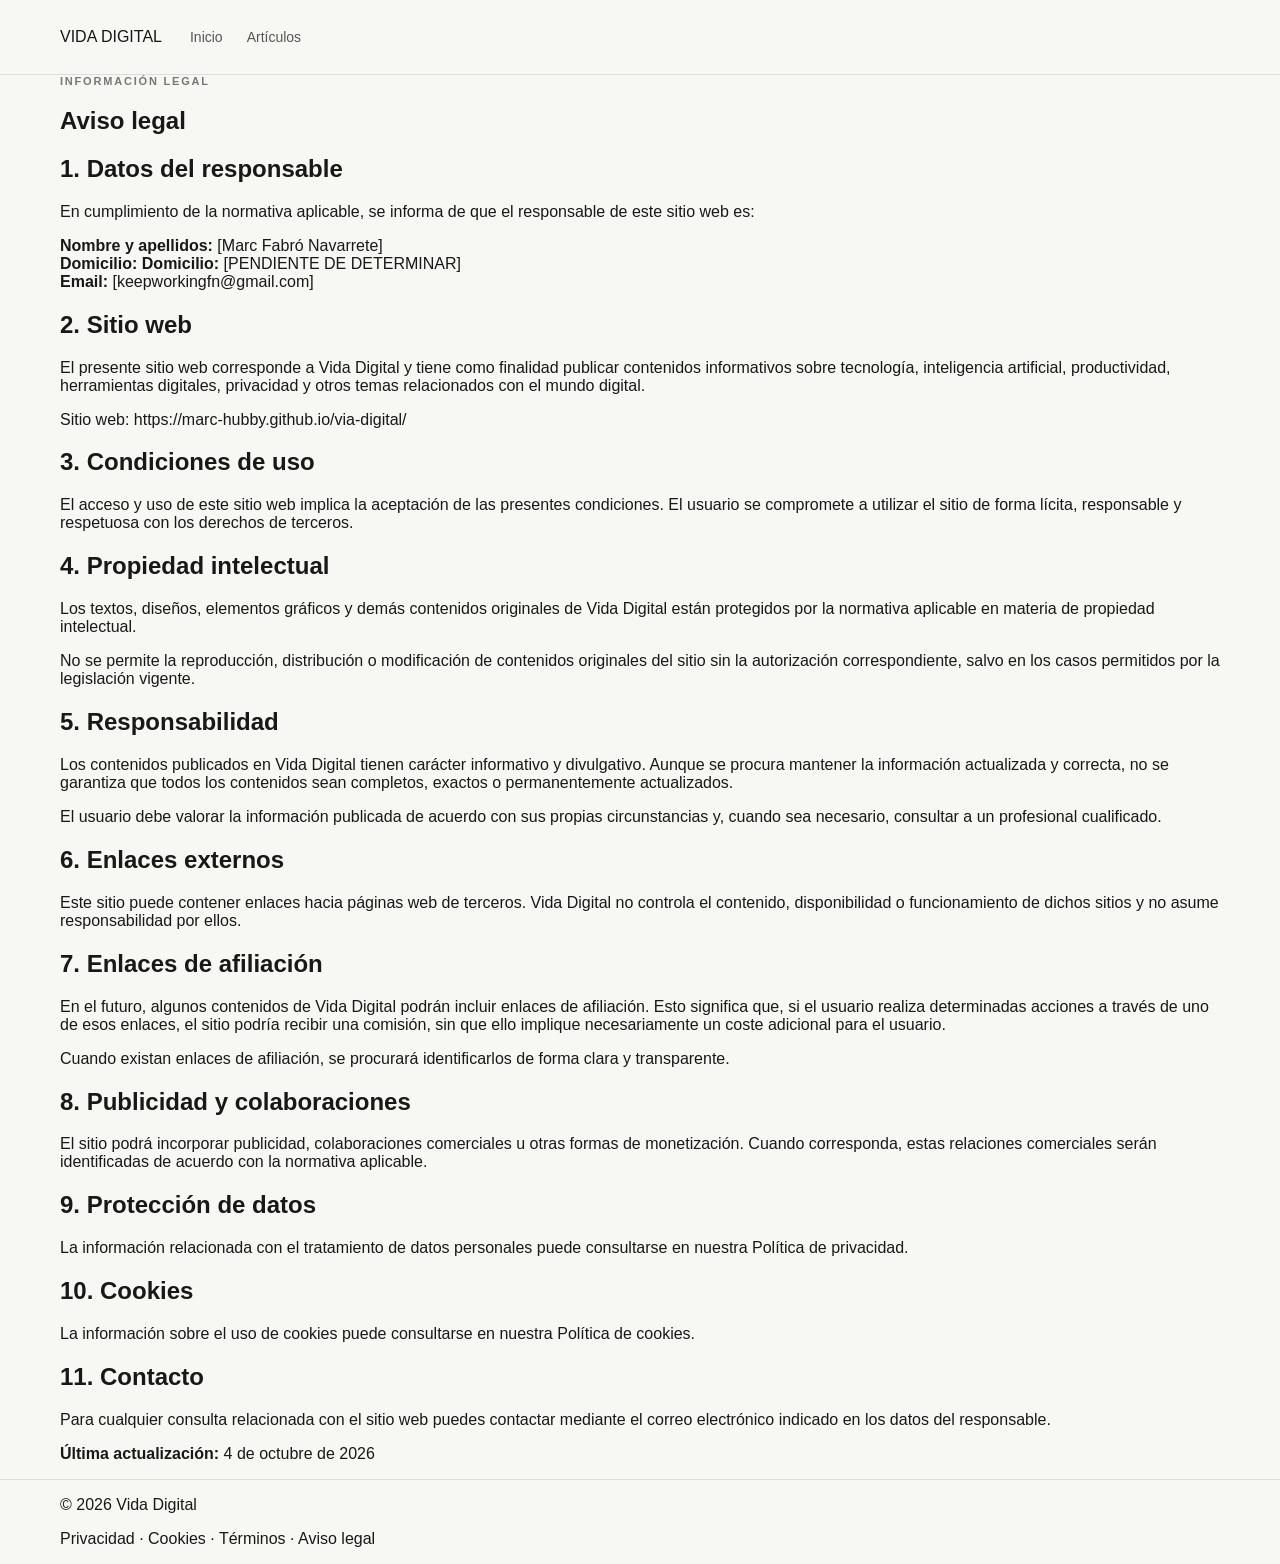
<file: aviso-legal.html>
<!DOCTYPE html>
<html lang="es">
<head>
  <meta charset="UTF-8">
  <meta name="viewport" content="width=device-width, initial-scale=1.0">

  <title>Aviso legal | Vida Digital</title>

  <meta name="description" content="Aviso legal del sitio web Vida Digital.">

  <link rel="stylesheet" href="./styles.css?v=2">
</head>

<body>

<header class="site-header">
  <div class="wrap nav">
    <a class="brand" href="index.html">VIDA DIGITAL</a>

    <nav>
      <a href="index.html">Inicio</a>
      <a href="index.html#destacados">Artículos</a>
    </nav>
  </div>
</header>

<main>

  <article class="article wrap">

    <p class="eyebrow">INFORMACIÓN LEGAL</p>

    <h1>Aviso legal</h1>

    <h2>1. Datos del responsable</h2>

    <p>
      En cumplimiento de la normativa aplicable, se informa de que el responsable
      de este sitio web es:
    </p>

    <p>
      <strong>Nombre y apellidos:</strong> [Marc Fabró Navarrete]<br>
      <strong>Domicilio:</strong> <strong>Domicilio:</strong> [PENDIENTE DE DETERMINAR]<br>
      <strong>Email:</strong> [keepworkingfn@gmail.com]
    </p>

    <h2>2. Sitio web</h2>

    <p>
      El presente sitio web corresponde a Vida Digital y tiene como finalidad
      publicar contenidos informativos sobre tecnología, inteligencia artificial,
      productividad, herramientas digitales, privacidad y otros temas relacionados
      con el mundo digital.
    </p>

    <p>
      Sitio web:
      <a href="https://marc-hubby.github.io/via-digital/">
        https://marc-hubby.github.io/via-digital/
      </a>
    </p>

    <h2>3. Condiciones de uso</h2>

    <p>
      El acceso y uso de este sitio web implica la aceptación de las presentes
      condiciones. El usuario se compromete a utilizar el sitio de forma lícita,
      responsable y respetuosa con los derechos de terceros.
    </p>

    <h2>4. Propiedad intelectual</h2>

    <p>
      Los textos, diseños, elementos gráficos y demás contenidos originales de
      Vida Digital están protegidos por la normativa aplicable en materia de
      propiedad intelectual.
    </p>

    <p>
      No se permite la reproducción, distribución o modificación de contenidos
      originales del sitio sin la autorización correspondiente, salvo en los casos
      permitidos por la legislación vigente.
    </p>

    <h2>5. Responsabilidad</h2>

    <p>
      Los contenidos publicados en Vida Digital tienen carácter informativo y
      divulgativo. Aunque se procura mantener la información actualizada y
      correcta, no se garantiza que todos los contenidos sean completos,
      exactos o permanentemente actualizados.
    </p>

    <p>
      El usuario debe valorar la información publicada de acuerdo con sus propias
      circunstancias y, cuando sea necesario, consultar a un profesional
      cualificado.
    </p>

    <h2>6. Enlaces externos</h2>

    <p>
      Este sitio puede contener enlaces hacia páginas web de terceros.
      Vida Digital no controla el contenido, disponibilidad o funcionamiento
      de dichos sitios y no asume responsabilidad por ellos.
    </p>

    <h2>7. Enlaces de afiliación</h2>

    <p>
      En el futuro, algunos contenidos de Vida Digital podrán incluir enlaces de
      afiliación. Esto significa que, si el usuario realiza determinadas acciones
      a través de uno de esos enlaces, el sitio podría recibir una comisión,
      sin que ello implique necesariamente un coste adicional para el usuario.
    </p>

    <p>
      Cuando existan enlaces de afiliación, se procurará identificarlos de forma
      clara y transparente.
    </p>

    <h2>8. Publicidad y colaboraciones</h2>

    <p>
      El sitio podrá incorporar publicidad, colaboraciones comerciales u otras
      formas de monetización. Cuando corresponda, estas relaciones comerciales
      serán identificadas de acuerdo con la normativa aplicable.
    </p>

    <h2>9. Protección de datos</h2>

    <p>
      La información relacionada con el tratamiento de datos personales puede
      consultarse en nuestra
      <a href="privacy.html">Política de privacidad</a>.
    </p>

    <h2>10. Cookies</h2>

    <p>
      La información sobre el uso de cookies puede consultarse en nuestra
      <a href="cookies.html">Política de cookies</a>.
    </p>

    <h2>11. Contacto</h2>

    <p>
      Para cualquier consulta relacionada con el sitio web puedes contactar
      mediante el correo electrónico indicado en los datos del responsable.
    </p>

    <p>
      <strong>Última actualización:</strong> 4 de octubre de 2026
    </p>

  </article>

</main>

<footer class="site-footer">
  <div class="wrap">
    <p>© 2026 Vida Digital</p>
    <p>
      <a href="privacy.html">Privacidad</a> ·
      <a href="cookies.html">Cookies</a> ·
      <a href="terms.html">Términos</a> ·
      <a href="aviso-legal.html">Aviso legal</a>
    </p>
  </div>
</footer>

</body>
</html>
</file>
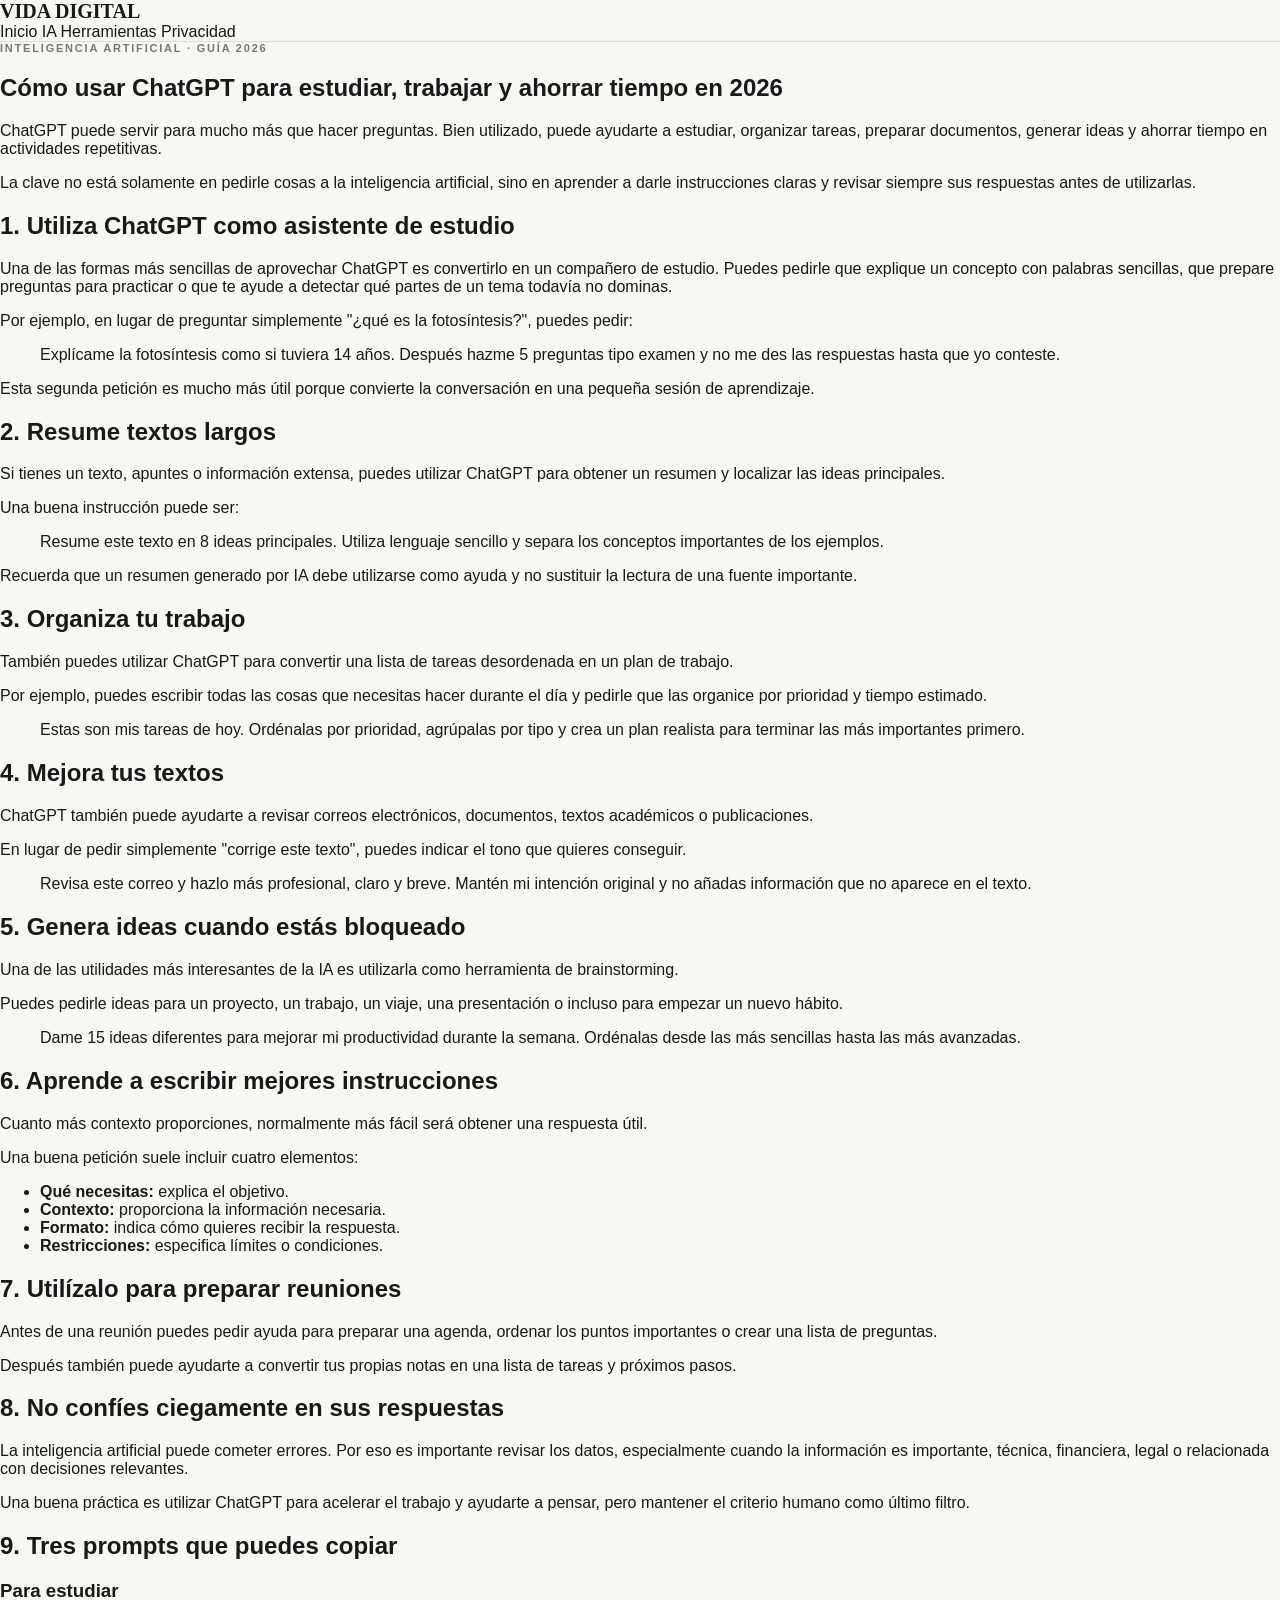
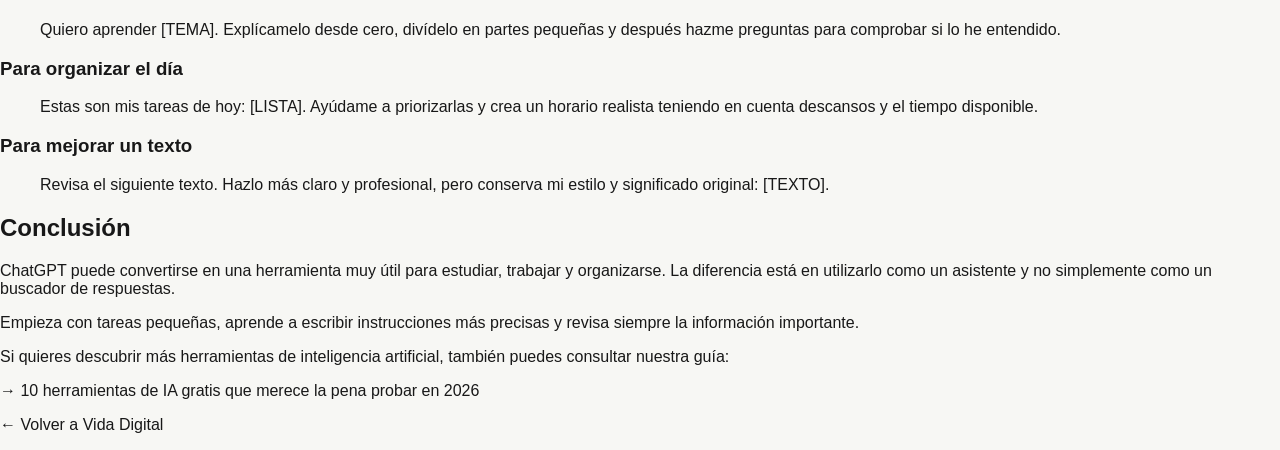
<file: como-usar-chatgpt-2026.html>
<!DOCTYPE html>
<html lang="es">
<head>
  <meta charset="UTF-8">
  <meta name="viewport" content="width=device-width, initial-scale=1.0">

  <title>Cómo usar ChatGPT para estudiar, trabajar y ahorrar tiempo en 2026 | Vida Digital</title>

  <meta name="description" content="Aprende cómo usar ChatGPT para estudiar, trabajar, organizarte y ahorrar tiempo en 2026 con ejemplos prácticos y sencillos.">

  <link rel="stylesheet" href="./styles.css?v=2">
</head>

<body>

<header class="site-header">
  <div class="container nav-wrap">

    <a href="index.html" class="logo">VIDA DIGITAL</a>

    <nav>
      <a href="index.html">Inicio</a>
      <a href="index.html#ia">IA</a>
      <a href="index.html#herramientas">Herramientas</a>
      <a href="privacy.html">Privacidad</a>
    </nav>

  </div>
</header>

<main>

  <article class="container article">

    <p class="eyebrow">INTELIGENCIA ARTIFICIAL · GUÍA 2026</p>

    <h1>Cómo usar ChatGPT para estudiar, trabajar y ahorrar tiempo en 2026</h1>

    <p class="article-intro">
      ChatGPT puede servir para mucho más que hacer preguntas. Bien utilizado,
      puede ayudarte a estudiar, organizar tareas, preparar documentos,
      generar ideas y ahorrar tiempo en actividades repetitivas.
    </p>

    <p>
      La clave no está solamente en pedirle cosas a la inteligencia artificial,
      sino en aprender a darle instrucciones claras y revisar siempre sus
      respuestas antes de utilizarlas.
    </p>

    <h2>1. Utiliza ChatGPT como asistente de estudio</h2>

    <p>
      Una de las formas más sencillas de aprovechar ChatGPT es convertirlo en
      un compañero de estudio. Puedes pedirle que explique un concepto con
      palabras sencillas, que prepare preguntas para practicar o que te ayude
      a detectar qué partes de un tema todavía no dominas.
    </p>

    <p>
      Por ejemplo, en lugar de preguntar simplemente "¿qué es la fotosíntesis?",
      puedes pedir:
    </p>

    <blockquote>
      Explícame la fotosíntesis como si tuviera 14 años. Después hazme 5
      preguntas tipo examen y no me des las respuestas hasta que yo conteste.
    </blockquote>

    <p>
      Esta segunda petición es mucho más útil porque convierte la conversación
      en una pequeña sesión de aprendizaje.
    </p>

    <h2>2. Resume textos largos</h2>

    <p>
      Si tienes un texto, apuntes o información extensa, puedes utilizar
      ChatGPT para obtener un resumen y localizar las ideas principales.
    </p>

    <p>
      Una buena instrucción puede ser:
    </p>

    <blockquote>
      Resume este texto en 8 ideas principales. Utiliza lenguaje sencillo y
      separa los conceptos importantes de los ejemplos.
    </blockquote>

    <p>
      Recuerda que un resumen generado por IA debe utilizarse como ayuda y no
      sustituir la lectura de una fuente importante.
    </p>

    <h2>3. Organiza tu trabajo</h2>

    <p>
      También puedes utilizar ChatGPT para convertir una lista de tareas
      desordenada en un plan de trabajo.
    </p>

    <p>
      Por ejemplo, puedes escribir todas las cosas que necesitas hacer durante
      el día y pedirle que las organice por prioridad y tiempo estimado.
    </p>

    <blockquote>
      Estas son mis tareas de hoy. Ordénalas por prioridad, agrúpalas por tipo
      y crea un plan realista para terminar las más importantes primero.
    </blockquote>

    <h2>4. Mejora tus textos</h2>

    <p>
      ChatGPT también puede ayudarte a revisar correos electrónicos,
      documentos, textos académicos o publicaciones.
    </p>

    <p>
      En lugar de pedir simplemente "corrige este texto", puedes indicar el
      tono que quieres conseguir.
    </p>

    <blockquote>
      Revisa este correo y hazlo más profesional, claro y breve. Mantén mi
      intención original y no añadas información que no aparece en el texto.
    </blockquote>

    <h2>5. Genera ideas cuando estás bloqueado</h2>

    <p>
      Una de las utilidades más interesantes de la IA es utilizarla como
      herramienta de brainstorming.
    </p>

    <p>
      Puedes pedirle ideas para un proyecto, un trabajo, un viaje, una
      presentación o incluso para empezar un nuevo hábito.
    </p>

    <blockquote>
      Dame 15 ideas diferentes para mejorar mi productividad durante la semana.
      Ordénalas desde las más sencillas hasta las más avanzadas.
    </blockquote>

    <h2>6. Aprende a escribir mejores instrucciones</h2>

    <p>
      Cuanto más contexto proporciones, normalmente más fácil será obtener una
      respuesta útil.
    </p>

    <p>
      Una buena petición suele incluir cuatro elementos:
    </p>

    <ul>
      <li><strong>Qué necesitas:</strong> explica el objetivo.</li>
      <li><strong>Contexto:</strong> proporciona la información necesaria.</li>
      <li><strong>Formato:</strong> indica cómo quieres recibir la respuesta.</li>
      <li><strong>Restricciones:</strong> especifica límites o condiciones.</li>
    </ul>

    <h2>7. Utilízalo para preparar reuniones</h2>

    <p>
      Antes de una reunión puedes pedir ayuda para preparar una agenda, ordenar
      los puntos importantes o crear una lista de preguntas.
    </p>

    <p>
      Después también puede ayudarte a convertir tus propias notas en una lista
      de tareas y próximos pasos.
    </p>

    <h2>8. No confíes ciegamente en sus respuestas</h2>

    <p>
      La inteligencia artificial puede cometer errores. Por eso es importante
      revisar los datos, especialmente cuando la información es importante,
      técnica, financiera, legal o relacionada con decisiones relevantes.
    </p>

    <p>
      Una buena práctica es utilizar ChatGPT para acelerar el trabajo y ayudarte
      a pensar, pero mantener el criterio humano como último filtro.
    </p>

    <h2>9. Tres prompts que puedes copiar</h2>

    <h3>Para estudiar</h3>

    <blockquote>
      Quiero aprender [TEMA]. Explícamelo desde cero, divídelo en partes
      pequeñas y después hazme preguntas para comprobar si lo he entendido.
    </blockquote>

    <h3>Para organizar el día</h3>

    <blockquote>
      Estas son mis tareas de hoy: [LISTA]. Ayúdame a priorizarlas y crea un
      horario realista teniendo en cuenta descansos y el tiempo disponible.
    </blockquote>

    <h3>Para mejorar un texto</h3>

    <blockquote>
      Revisa el siguiente texto. Hazlo más claro y profesional, pero conserva
      mi estilo y significado original: [TEXTO].
    </blockquote>

    <h2>Conclusión</h2>

    <p>
      ChatGPT puede convertirse en una herramienta muy útil para estudiar,
      trabajar y organizarse. La diferencia está en utilizarlo como un
      asistente y no simplemente como un buscador de respuestas.
    </p>

    <p>
      Empieza con tareas pequeñas, aprende a escribir instrucciones más
      precisas y revisa siempre la información importante.
    </p>

    <p>
      Si quieres descubrir más herramientas de inteligencia artificial,
      también puedes consultar nuestra guía:
    </p>

    <p>
      <a href="ia-gratis-2026.html">
        → 10 herramientas de IA gratis que merece la pena probar en 2026
      </a>
    </p>

    <p>
      <a href="index.html">← Volver a Vida Digital</a>
    </p>

  </article>

</main>

</body>
</html>
</file>
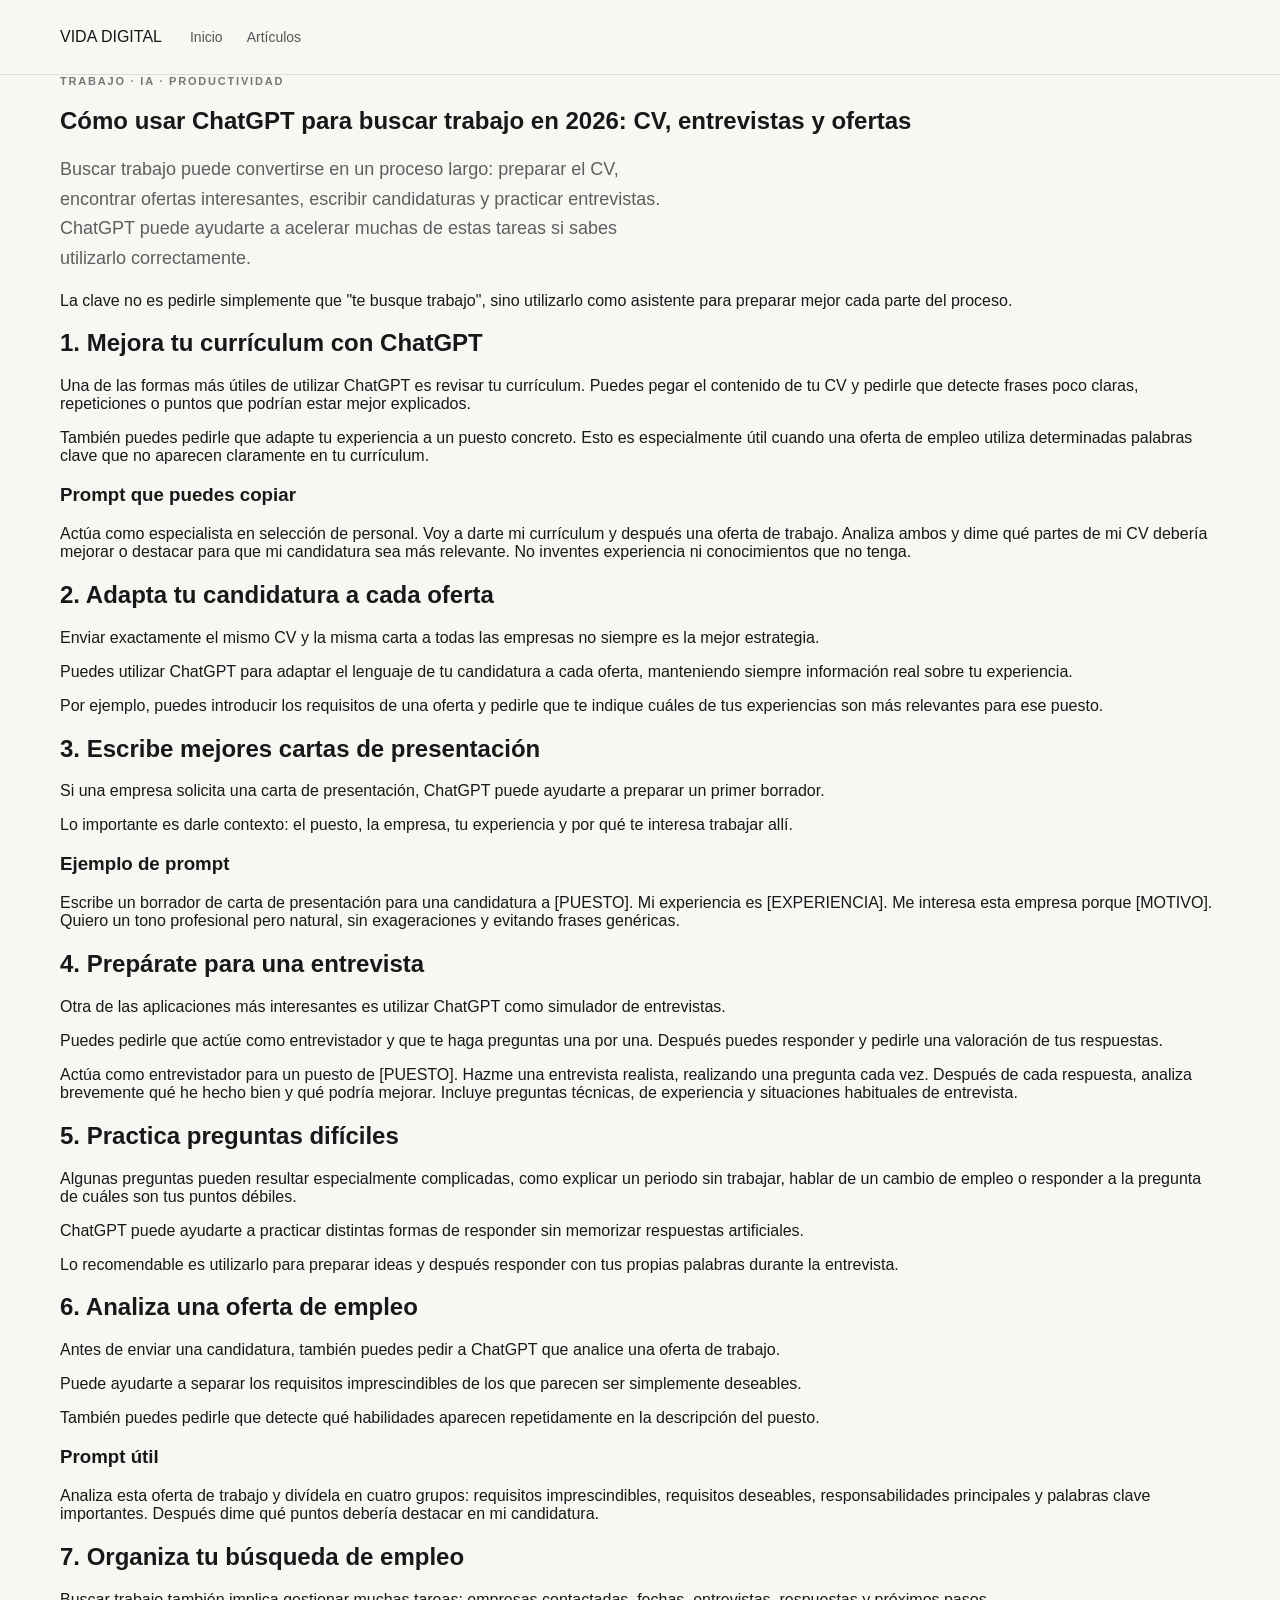
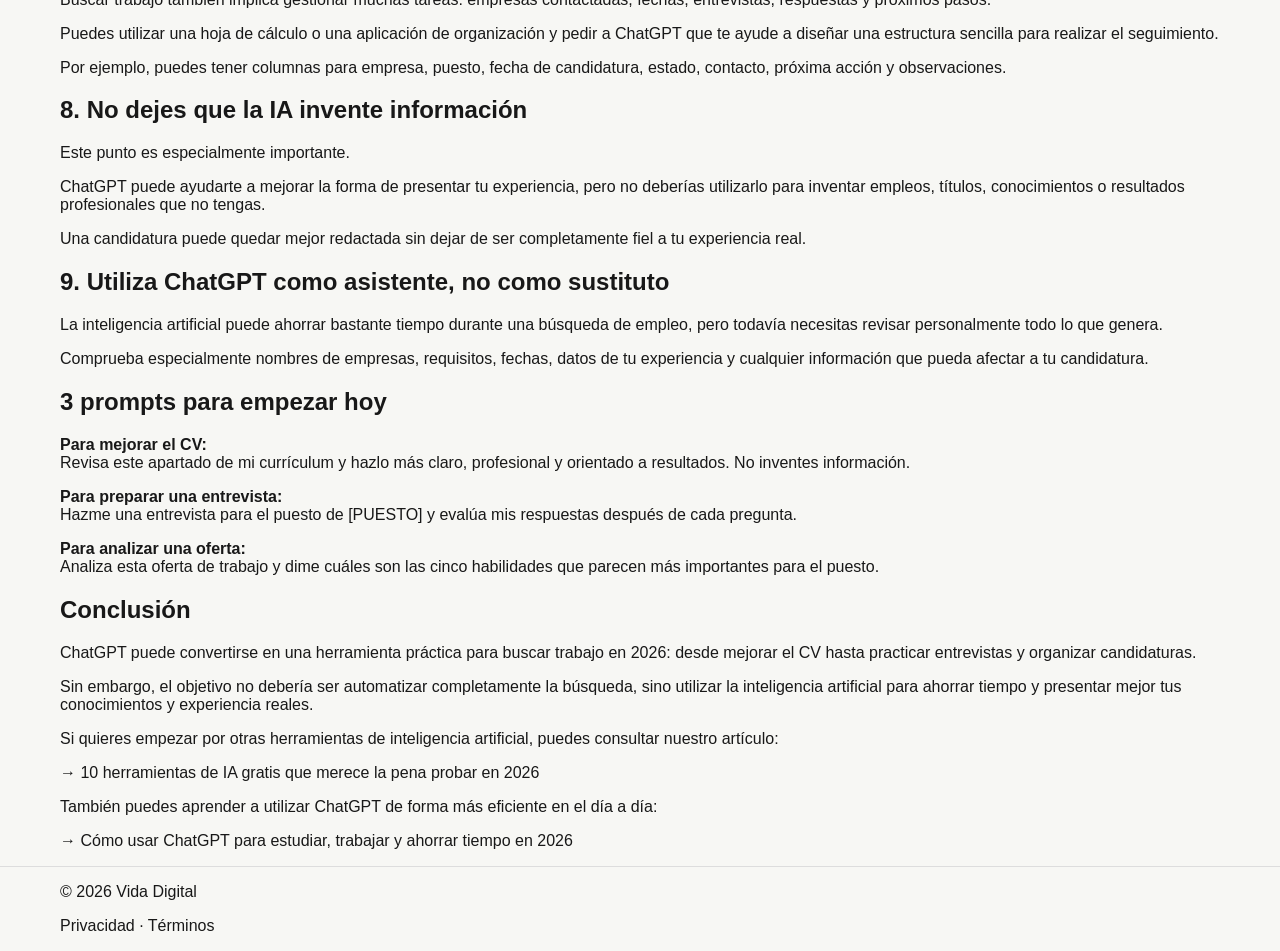
<file: como-usar-chatgpt-para-buscar-trabajo-2026.html>
<!DOCTYPE html>
<html lang="es">
<head>
  <meta charset="UTF-8">
  <meta name="viewport" content="width=device-width, initial-scale=1.0">

  <title>Cómo usar ChatGPT para buscar trabajo en 2026: CV, entrevistas y ofertas | Vida Digital</title>

  <meta name="description" content="Aprende cómo usar ChatGPT para buscar trabajo en 2026: mejorar tu CV, preparar entrevistas, adaptar candidaturas y organizar tu búsqueda de empleo.">

  <link rel="stylesheet" href="./styles.css?v=2">

  <meta property="og:title" content="Cómo usar ChatGPT para buscar trabajo en 2026">
  <meta property="og:description" content="CV, entrevistas, ofertas de empleo y prompts útiles para aprovechar ChatGPT en tu búsqueda de trabajo.">
  <meta property="og:type" content="article">
  <meta property="og:url" content="https://marc-hubby.github.io/via-digital/como-usar-chatgpt-para-buscar-trabajo-2026.html">

  <script type="application/ld+json">
  {
    "@context": "https://schema.org",
    "@type": "Article",
    "headline": "Cómo usar ChatGPT para buscar trabajo en 2026: CV, entrevistas y ofertas",
    "description": "Guía práctica para utilizar ChatGPT en la búsqueda de empleo durante 2026.",
    "author": {
      "@type": "Organization",
      "name": "Vida Digital"
    },
    "publisher": {
      "@type": "Organization",
      "name": "Vida Digital"
    },
    "datePublished": "2026-10-04"
  }
  </script>
</head>

<body>

<header class="site-header">
  <div class="wrap nav">
    <a class="brand" href="index.html">VIDA DIGITAL</a>

    <nav>
      <a href="index.html">Inicio</a>
      <a href="index.html#destacados">Artículos</a>
    </nav>
  </div>
</header>

<main>

  <article class="article wrap">

    <p class="eyebrow">TRABAJO · IA · PRODUCTIVIDAD</p>

    <h1>Cómo usar ChatGPT para buscar trabajo en 2026: CV, entrevistas y ofertas</h1>

    <p class="lead">
      Buscar trabajo puede convertirse en un proceso largo: preparar el CV,
      encontrar ofertas interesantes, escribir candidaturas y practicar entrevistas.
      ChatGPT puede ayudarte a acelerar muchas de estas tareas si sabes utilizarlo correctamente.
    </p>

    <p>
      La clave no es pedirle simplemente que "te busque trabajo", sino utilizarlo
      como asistente para preparar mejor cada parte del proceso.
    </p>

    <h2>1. Mejora tu currículum con ChatGPT</h2>

    <p>
      Una de las formas más útiles de utilizar ChatGPT es revisar tu currículum.
      Puedes pegar el contenido de tu CV y pedirle que detecte frases poco claras,
      repeticiones o puntos que podrían estar mejor explicados.
    </p>

    <p>
      También puedes pedirle que adapte tu experiencia a un puesto concreto.
      Esto es especialmente útil cuando una oferta de empleo utiliza determinadas
      palabras clave que no aparecen claramente en tu currículum.
    </p>

    <h3>Prompt que puedes copiar</h3>

    <div class="prompt-box">
      <p>
        Actúa como especialista en selección de personal. Voy a darte mi currículum
        y después una oferta de trabajo. Analiza ambos y dime qué partes de mi CV
        debería mejorar o destacar para que mi candidatura sea más relevante.
        No inventes experiencia ni conocimientos que no tenga.
      </p>
    </div>

    <h2>2. Adapta tu candidatura a cada oferta</h2>

    <p>
      Enviar exactamente el mismo CV y la misma carta a todas las empresas no siempre
      es la mejor estrategia.
    </p>

    <p>
      Puedes utilizar ChatGPT para adaptar el lenguaje de tu candidatura a cada oferta,
      manteniendo siempre información real sobre tu experiencia.
    </p>

    <p>
      Por ejemplo, puedes introducir los requisitos de una oferta y pedirle que te
      indique cuáles de tus experiencias son más relevantes para ese puesto.
    </p>

    <h2>3. Escribe mejores cartas de presentación</h2>

    <p>
      Si una empresa solicita una carta de presentación, ChatGPT puede ayudarte a
      preparar un primer borrador.
    </p>

    <p>
      Lo importante es darle contexto: el puesto, la empresa, tu experiencia y
      por qué te interesa trabajar allí.
    </p>

    <h3>Ejemplo de prompt</h3>

    <div class="prompt-box">
      <p>
        Escribe un borrador de carta de presentación para una candidatura a
        [PUESTO]. Mi experiencia es [EXPERIENCIA]. Me interesa esta empresa porque
        [MOTIVO]. Quiero un tono profesional pero natural, sin exageraciones y
        evitando frases genéricas.
      </p>
    </div>

    <h2>4. Prepárate para una entrevista</h2>

    <p>
      Otra de las aplicaciones más interesantes es utilizar ChatGPT como simulador
      de entrevistas.
    </p>

    <p>
      Puedes pedirle que actúe como entrevistador y que te haga preguntas una por una.
      Después puedes responder y pedirle una valoración de tus respuestas.
    </p>

    <div class="prompt-box">
      <p>
        Actúa como entrevistador para un puesto de [PUESTO].
        Hazme una entrevista realista, realizando una pregunta cada vez.
        Después de cada respuesta, analiza brevemente qué he hecho bien y qué podría mejorar.
        Incluye preguntas técnicas, de experiencia y situaciones habituales de entrevista.
      </p>
    </div>

    <h2>5. Practica preguntas difíciles</h2>

    <p>
      Algunas preguntas pueden resultar especialmente complicadas, como explicar
      un periodo sin trabajar, hablar de un cambio de empleo o responder a la
      pregunta de cuáles son tus puntos débiles.
    </p>

    <p>
      ChatGPT puede ayudarte a practicar distintas formas de responder sin
      memorizar respuestas artificiales.
    </p>

    <p>
      Lo recomendable es utilizarlo para preparar ideas y después responder con
      tus propias palabras durante la entrevista.
    </p>

    <h2>6. Analiza una oferta de empleo</h2>

    <p>
      Antes de enviar una candidatura, también puedes pedir a ChatGPT que analice
      una oferta de trabajo.
    </p>

    <p>
      Puede ayudarte a separar los requisitos imprescindibles de los que parecen
      ser simplemente deseables.
    </p>

    <p>
      También puedes pedirle que detecte qué habilidades aparecen repetidamente
      en la descripción del puesto.
    </p>

    <h3>Prompt útil</h3>

    <div class="prompt-box">
      <p>
        Analiza esta oferta de trabajo y divídela en cuatro grupos:
        requisitos imprescindibles, requisitos deseables, responsabilidades
        principales y palabras clave importantes. Después dime qué puntos debería
        destacar en mi candidatura.
      </p>
    </div>

    <h2>7. Organiza tu búsqueda de empleo</h2>

    <p>
      Buscar trabajo también implica gestionar muchas tareas: empresas contactadas,
      fechas, entrevistas, respuestas y próximos pasos.
    </p>

    <p>
      Puedes utilizar una hoja de cálculo o una aplicación de organización y pedir
      a ChatGPT que te ayude a diseñar una estructura sencilla para realizar el seguimiento.
    </p>

    <p>
      Por ejemplo, puedes tener columnas para empresa, puesto, fecha de candidatura,
      estado, contacto, próxima acción y observaciones.
    </p>

    <h2>8. No dejes que la IA invente información</h2>

    <p>
      Este punto es especialmente importante.
    </p>

    <p>
      ChatGPT puede ayudarte a mejorar la forma de presentar tu experiencia,
      pero no deberías utilizarlo para inventar empleos, títulos, conocimientos
      o resultados profesionales que no tengas.
    </p>

    <p>
      Una candidatura puede quedar mejor redactada sin dejar de ser completamente
      fiel a tu experiencia real.
    </p>

    <h2>9. Utiliza ChatGPT como asistente, no como sustituto</h2>

    <p>
      La inteligencia artificial puede ahorrar bastante tiempo durante una búsqueda
      de empleo, pero todavía necesitas revisar personalmente todo lo que genera.
    </p>

    <p>
      Comprueba especialmente nombres de empresas, requisitos, fechas, datos de tu
      experiencia y cualquier información que pueda afectar a tu candidatura.
    </p>

    <h2>3 prompts para empezar hoy</h2>

    <div class="prompt-box">
      <p>
        <strong>Para mejorar el CV:</strong><br>
        Revisa este apartado de mi currículum y hazlo más claro, profesional y
        orientado a resultados. No inventes información.
      </p>
    </div>

    <div class="prompt-box">
      <p>
        <strong>Para preparar una entrevista:</strong><br>
        Hazme una entrevista para el puesto de [PUESTO] y evalúa mis respuestas
        después de cada pregunta.
      </p>
    </div>

    <div class="prompt-box">
      <p>
        <strong>Para analizar una oferta:</strong><br>
        Analiza esta oferta de trabajo y dime cuáles son las cinco habilidades
        que parecen más importantes para el puesto.
      </p>
    </div>

    <h2>Conclusión</h2>

    <p>
      ChatGPT puede convertirse en una herramienta práctica para buscar trabajo
      en 2026: desde mejorar el CV hasta practicar entrevistas y organizar
      candidaturas.
    </p>

    <p>
      Sin embargo, el objetivo no debería ser automatizar completamente la búsqueda,
      sino utilizar la inteligencia artificial para ahorrar tiempo y presentar mejor
      tus conocimientos y experiencia reales.
    </p>

    <p>
      Si quieres empezar por otras herramientas de inteligencia artificial,
      puedes consultar nuestro artículo:
    </p>

    <p>
      <a href="ia-gratis-2026.html">
        → 10 herramientas de IA gratis que merece la pena probar en 2026
      </a>
    </p>

    <p>
      También puedes aprender a utilizar ChatGPT de forma más eficiente en el día a día:
    </p>

    <p>
      <a href="como-usar-chatgpt-2026.html">
        → Cómo usar ChatGPT para estudiar, trabajar y ahorrar tiempo en 2026
      </a>
    </p>

  </article>

</main>

<footer class="site-footer">
  <div class="wrap">
    <p>© 2026 Vida Digital</p>
    <p>
      <a href="privacy.html">Privacidad</a> ·
      <a href="terms.html">Términos</a>
    </p>
  </div>
</footer>

</body>
</html>
</file>
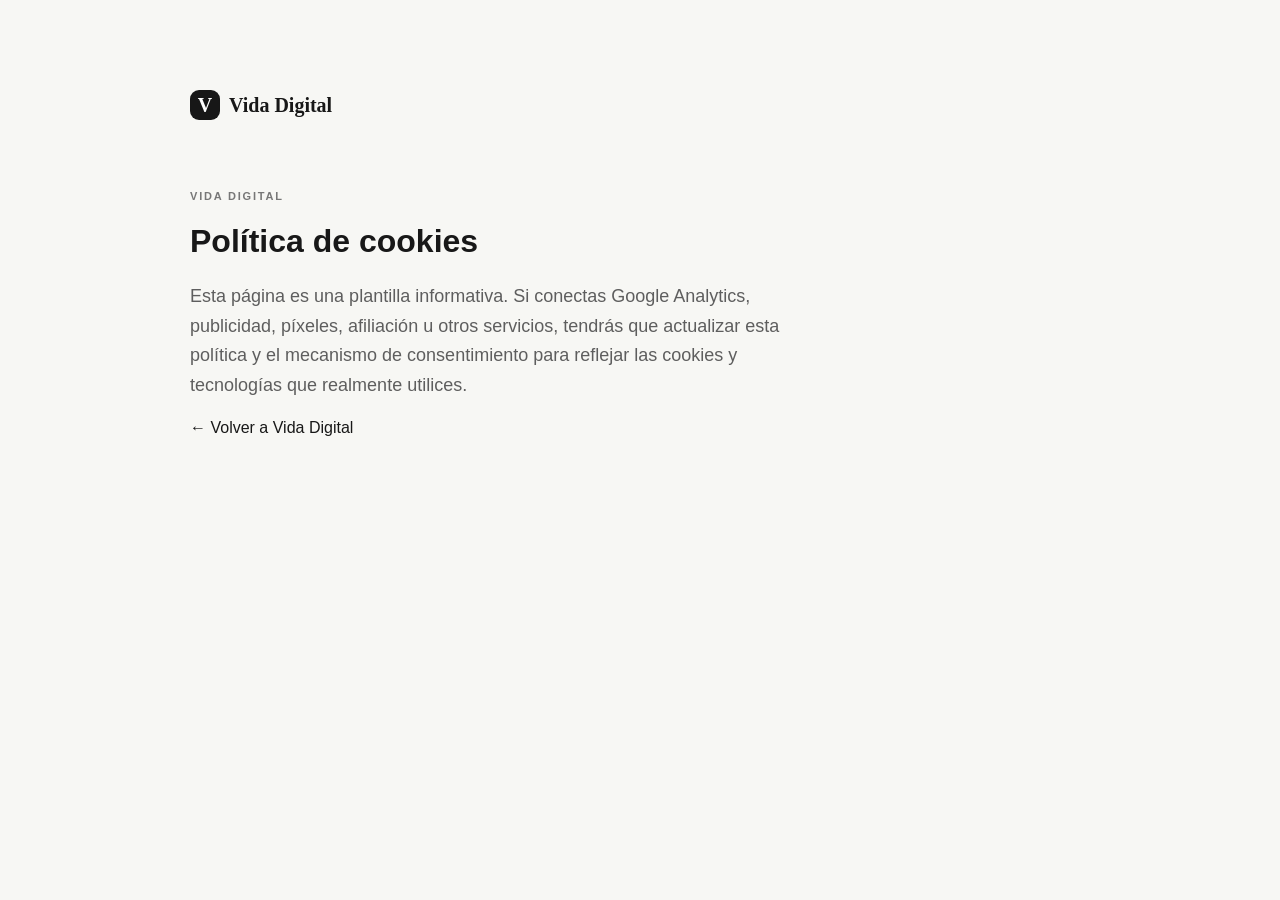
<file: cookies.html>
<!doctype html><html lang="es"><head><meta charset="utf-8"><meta name="viewport" content="width=device-width,initial-scale=1"><title>Política de cookies — Vida Digital</title><link rel="stylesheet" href="styles.css"></head><body><main class="section wrap" style="max-width:900px"><a class="logo" href="index.html"><b>V</b> Vida Digital</a><p class="eyebrow" style="margin-top:70px">VIDA DIGITAL</p><h1>Política de cookies</h1><p class="lead">Esta página es una plantilla informativa. Si conectas Google Analytics, publicidad, píxeles, afiliación u otros servicios, tendrás que actualizar esta política y el mecanismo de consentimiento para reflejar las cookies y tecnologías que realmente utilices.</p><p><a href="index.html">← Volver a Vida Digital</a></p></main></body></html>
</file>
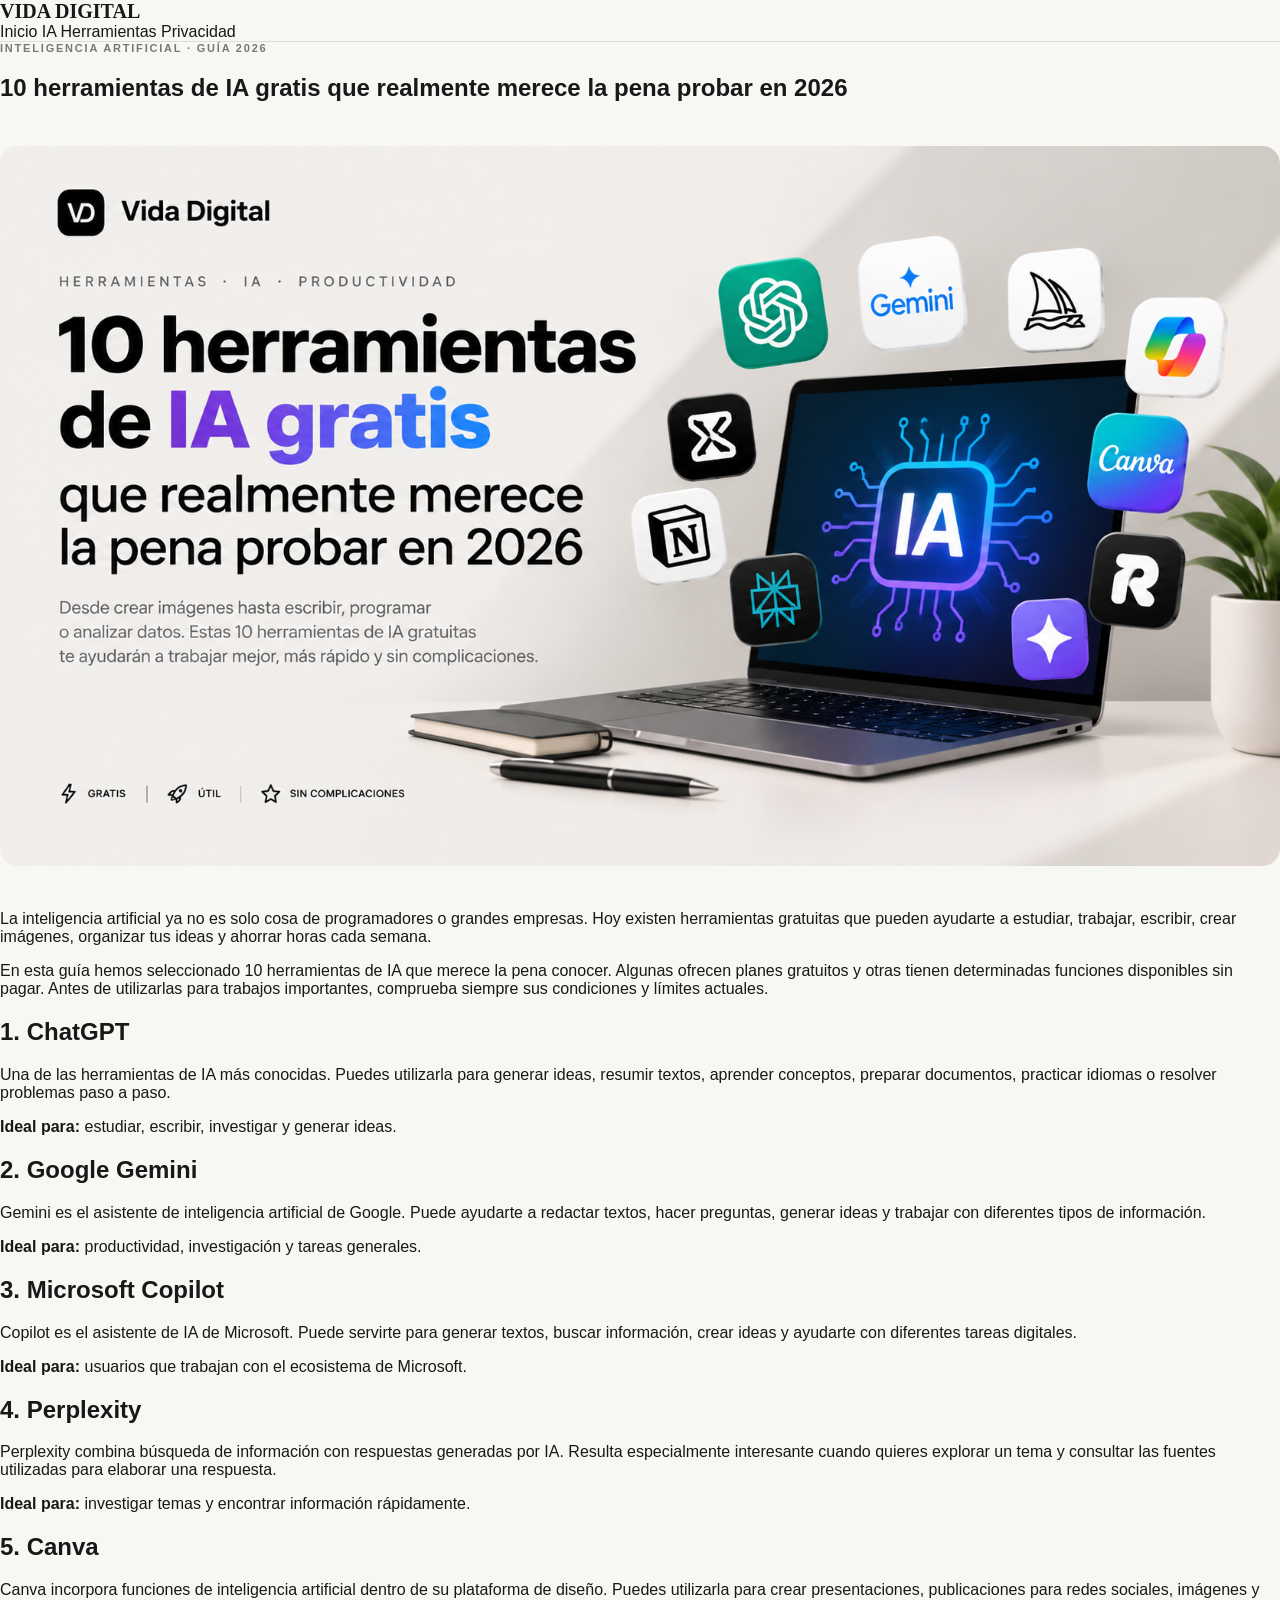
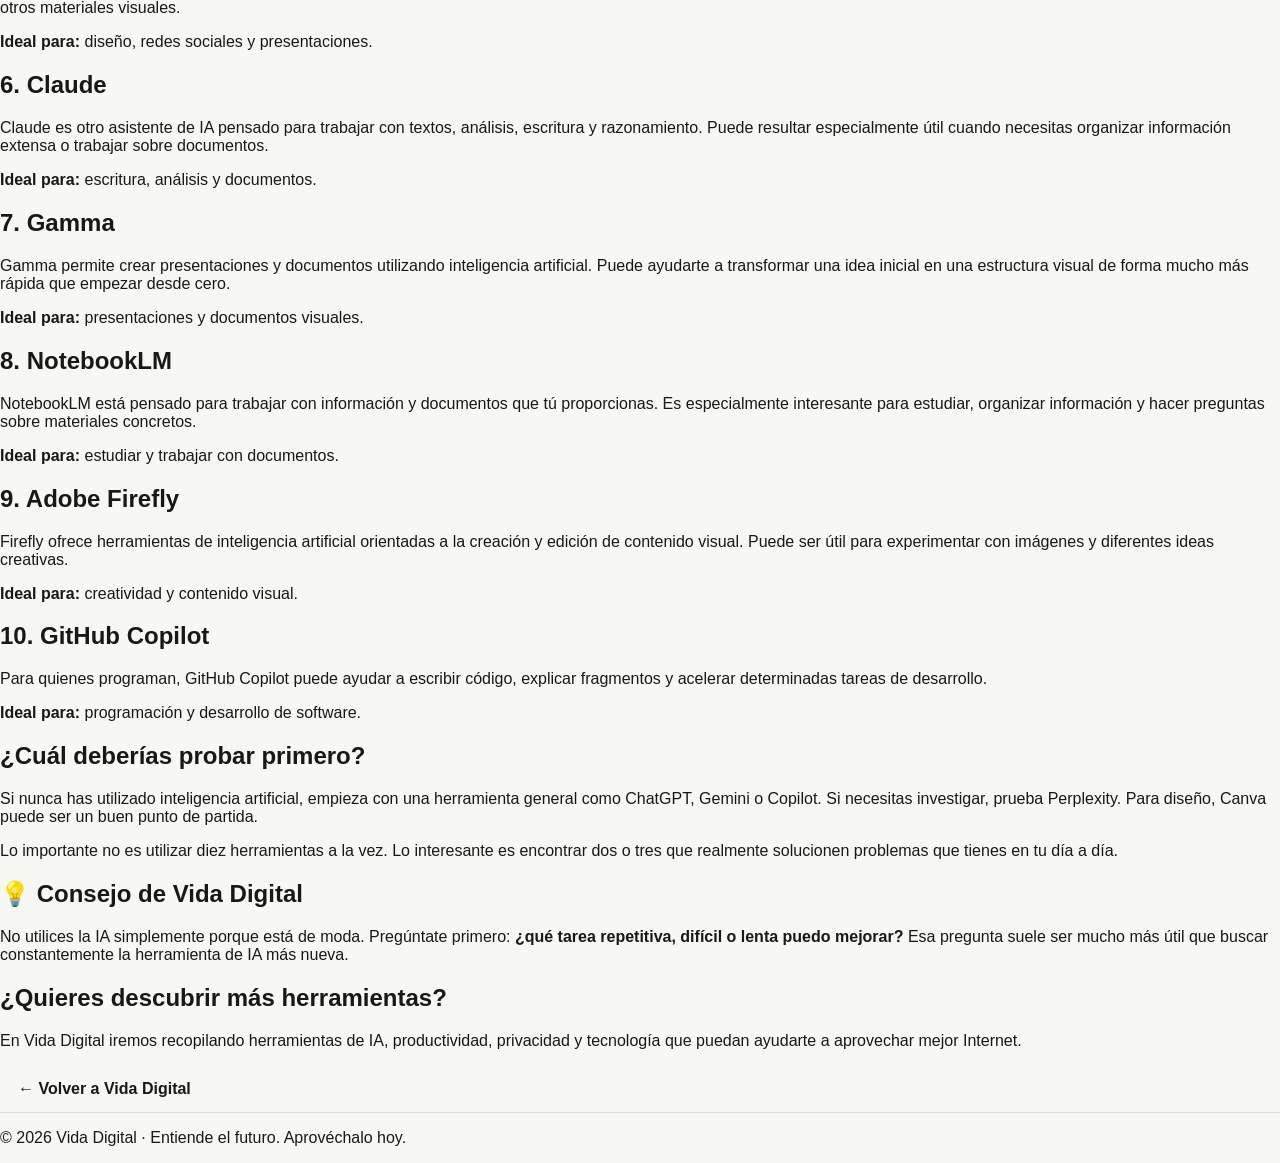
<file: ia-gratis-2026.html>
<!DOCTYPE html>
<html lang="es">
<head>
  <meta charset="UTF-8">
  <meta name="viewport" content="width=device-width, initial-scale=1.0">

  <title>10 herramientas de IA gratis que merece la pena probar en 2026 | Vida Digital</title>

 <meta name="description" content="Descubre 10 herramientas de IA gratis para estudiar, trabajar, crear contenido y ahorrar tiempo en 2026. Opciones fáciles de probar y útiles de verdad.">
  <link rel="stylesheet" href="./styles.css?v=2">
</head>

<body>

<header class="site-header">
  <div class="container nav-wrap">
    <a href="index.html" class="logo">VIDA DIGITAL</a>

    <nav>
      <a href="index.html">Inicio</a>
      <a href="index.html#ia">IA</a>
      <a href="index.html#herramientas">Herramientas</a>
      <a href="index.html#privacidad">Privacidad</a>
    </nav>
  </div>
</header>

<main>

  <article class="container article">

    <p class="eyebrow">INTELIGENCIA ARTIFICIAL · GUÍA 2026</p>

    <h1>10 herramientas de IA gratis que realmente merece la pena probar en 2026</h1>
    <img src="ChatGPT Image 4 oct 2026, 14_24_33.png" alt="10 herramientas de IA gratis que merece la pena probar en 2026" style="width:100%;height:auto;border-radius:18px;margin:24px 0;">

    <p class="article-intro">
      La inteligencia artificial ya no es solo cosa de programadores o grandes empresas.
      Hoy existen herramientas gratuitas que pueden ayudarte a estudiar, trabajar,
      escribir, crear imágenes, organizar tus ideas y ahorrar horas cada semana.
    </p>

    <p>
      En esta guía hemos seleccionado 10 herramientas de IA que merece la pena conocer.
      Algunas ofrecen planes gratuitos y otras tienen determinadas funciones disponibles
      sin pagar. Antes de utilizarlas para trabajos importantes, comprueba siempre sus
      condiciones y límites actuales.
    </p>

    <h2>1. ChatGPT</h2>

    <p>
      Una de las herramientas de IA más conocidas. Puedes utilizarla para generar ideas,
      resumir textos, aprender conceptos, preparar documentos, practicar idiomas o
      resolver problemas paso a paso.
    </p>

    <p><strong>Ideal para:</strong> estudiar, escribir, investigar y generar ideas.</p>

    <h2>2. Google Gemini</h2>

    <p>
      Gemini es el asistente de inteligencia artificial de Google. Puede ayudarte a
      redactar textos, hacer preguntas, generar ideas y trabajar con diferentes tipos
      de información.
    </p>

    <p><strong>Ideal para:</strong> productividad, investigación y tareas generales.</p>

    <h2>3. Microsoft Copilot</h2>

    <p>
      Copilot es el asistente de IA de Microsoft. Puede servirte para generar textos,
      buscar información, crear ideas y ayudarte con diferentes tareas digitales.
    </p>

    <p><strong>Ideal para:</strong> usuarios que trabajan con el ecosistema de Microsoft.</p>

    <h2>4. Perplexity</h2>

    <p>
      Perplexity combina búsqueda de información con respuestas generadas por IA.
      Resulta especialmente interesante cuando quieres explorar un tema y consultar
      las fuentes utilizadas para elaborar una respuesta.
    </p>

    <p><strong>Ideal para:</strong> investigar temas y encontrar información rápidamente.</p>

    <h2>5. Canva</h2>

    <p>
      Canva incorpora funciones de inteligencia artificial dentro de su plataforma
      de diseño. Puedes utilizarla para crear presentaciones, publicaciones para
      redes sociales, imágenes y otros materiales visuales.
    </p>

    <p><strong>Ideal para:</strong> diseño, redes sociales y presentaciones.</p>

    <h2>6. Claude</h2>

    <p>
      Claude es otro asistente de IA pensado para trabajar con textos, análisis,
      escritura y razonamiento. Puede resultar especialmente útil cuando necesitas
      organizar información extensa o trabajar sobre documentos.
    </p>

    <p><strong>Ideal para:</strong> escritura, análisis y documentos.</p>

    <h2>7. Gamma</h2>

    <p>
      Gamma permite crear presentaciones y documentos utilizando inteligencia artificial.
      Puede ayudarte a transformar una idea inicial en una estructura visual de forma
      mucho más rápida que empezar desde cero.
    </p>

    <p><strong>Ideal para:</strong> presentaciones y documentos visuales.</p>

    <h2>8. NotebookLM</h2>

    <p>
      NotebookLM está pensado para trabajar con información y documentos que tú
      proporcionas. Es especialmente interesante para estudiar, organizar información
      y hacer preguntas sobre materiales concretos.
    </p>

    <p><strong>Ideal para:</strong> estudiar y trabajar con documentos.</p>

    <h2>9. Adobe Firefly</h2>

    <p>
      Firefly ofrece herramientas de inteligencia artificial orientadas a la creación
      y edición de contenido visual. Puede ser útil para experimentar con imágenes y
      diferentes ideas creativas.
    </p>

    <p><strong>Ideal para:</strong> creatividad y contenido visual.</p>

    <h2>10. GitHub Copilot</h2>

    <p>
      Para quienes programan, GitHub Copilot puede ayudar a escribir código, explicar
      fragmentos y acelerar determinadas tareas de desarrollo.
    </p>

    <p><strong>Ideal para:</strong> programación y desarrollo de software.</p>

    <h2>¿Cuál deberías probar primero?</h2>

    <p>
      Si nunca has utilizado inteligencia artificial, empieza con una herramienta
      general como ChatGPT, Gemini o Copilot. Si necesitas investigar, prueba
      Perplexity. Para diseño, Canva puede ser un buen punto de partida.
    </p>

    <p>
      Lo importante no es utilizar diez herramientas a la vez. Lo interesante es
      encontrar dos o tres que realmente solucionen problemas que tienes en tu día
      a día.
    </p>

    <h2>💡 Consejo de Vida Digital</h2>

    <p>
      No utilices la IA simplemente porque está de moda. Pregúntate primero:
      <strong>¿qué tarea repetitiva, difícil o lenta puedo mejorar?</strong>
      Esa pregunta suele ser mucho más útil que buscar constantemente la herramienta
      de IA más nueva.
    </p>

    <div class="article-cta">
      <h2>¿Quieres descubrir más herramientas?</h2>

      <p>
        En Vida Digital iremos recopilando herramientas de IA, productividad,
        privacidad y tecnología que puedan ayudarte a aprovechar mejor Internet.
      </p>

      <a href="index.html" class="btn btn-primary">
        ← Volver a Vida Digital
      </a>
    </div>

  </article>

</main>

<footer class="site-footer">
  <div class="container">
    <p>© 2026 Vida Digital · Entiende el futuro. Aprovéchalo hoy.</p>
  </div>
</footer>

</body>
</html>
</file>
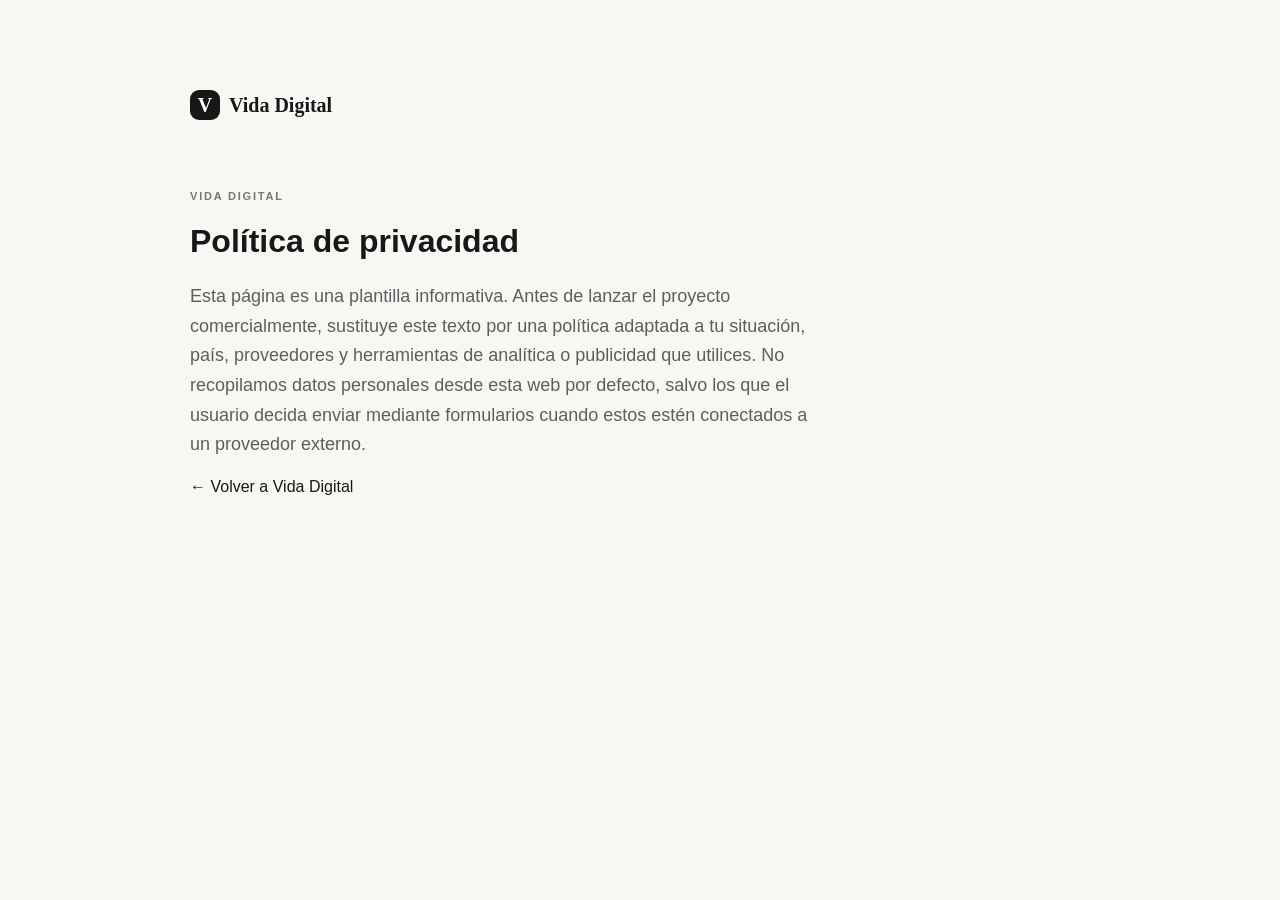
<file: privacy.html>
<!doctype html><html lang="es"><head><meta charset="utf-8"><meta name="viewport" content="width=device-width,initial-scale=1"><title>Política de privacidad — Vida Digital</title><link rel="stylesheet" href="styles.css"></head><body><main class="section wrap" style="max-width:900px"><a class="logo" href="index.html"><b>V</b> Vida Digital</a><p class="eyebrow" style="margin-top:70px">VIDA DIGITAL</p><h1>Política de privacidad</h1><p class="lead">Esta página es una plantilla informativa. Antes de lanzar el proyecto comercialmente, sustituye este texto por una política adaptada a tu situación, país, proveedores y herramientas de analítica o publicidad que utilices. No recopilamos datos personales desde esta web por defecto, salvo los que el usuario decida enviar mediante formularios cuando estos estén conectados a un proveedor externo.</p><p><a href="index.html">← Volver a Vida Digital</a></p></main></body></html>
</file>
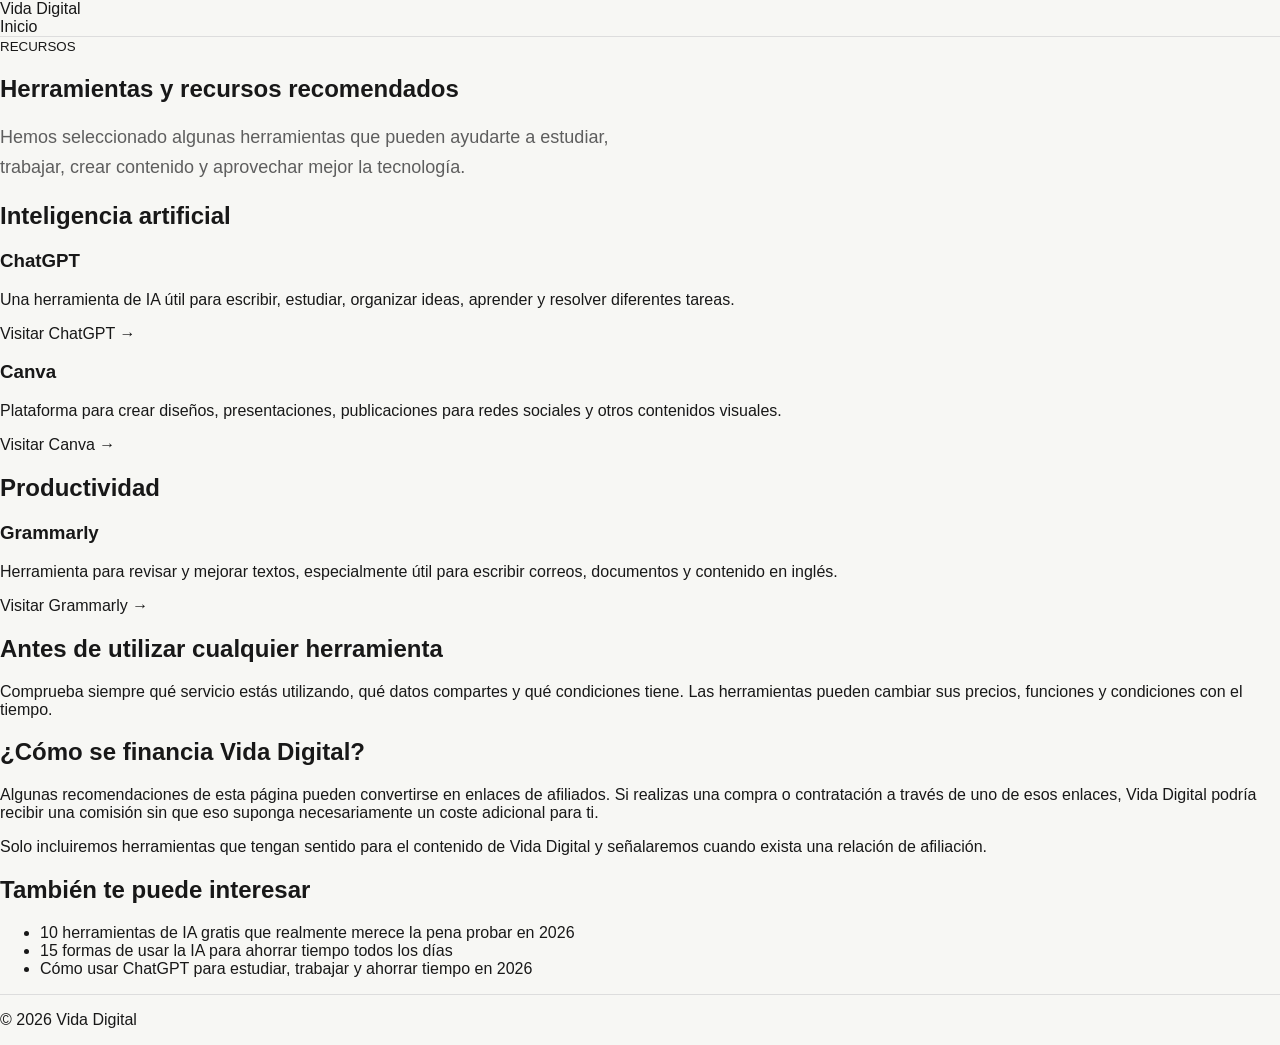
<file: recursos.html>
<!DOCTYPE html>
<html lang="es"> 
<head>
  <meta charset="UTF-8">
  <meta name="viewport" content="width=device-width, initial-scale=1.0">

  <title>Recursos recomendados | Vida Digital</title>

  <meta name="description" content="Herramientas y recursos recomendados por Vida Digital para mejorar tu productividad, trabajar con IA y aprovechar mejor Internet.">

  <link rel="stylesheet" href="./styles.css?v=2">
  <link rel="icon" href="./favicon.ico">

  <meta property="og:title" content="Recursos recomendados | Vida Digital">
  <meta property="og:description" content="Herramientas y recursos recomendados para IA, productividad y vida digital.">
  <meta property="og:type" content="website">

  <script async src="https://www.googletagmanager.com/gtag/js?id=G-1L1CSK7SK8"></script>
  <script>
    window.dataLayer = window.dataLayer || [];
    function gtag(){dataLayer.push(arguments);}
    gtag('js', new Date());
    gtag('config', 'G-1L1CSK7SK8');
  </script>
</head>

<body>

<header class="site-header">
  <div class="container header-inner">
    <a href="index.html" class="brand">Vida Digital</a>
    <nav>
      <a href="index.html">Inicio</a>
    </nav>
  </div>
</header>

<main class="container article-page">

  <article>

    <small>RECURSOS</small>

    <h1>Herramientas y recursos recomendados</h1>

    <p class="lead">
      Hemos seleccionado algunas herramientas que pueden ayudarte a estudiar,
      trabajar, crear contenido y aprovechar mejor la tecnología.
    </p>

    <h2>Inteligencia artificial</h2>

    <h3>ChatGPT</h3>
    <p>
      Una herramienta de IA útil para escribir, estudiar, organizar ideas,
      aprender y resolver diferentes tareas.
    </p>
    <p>
      <a href="https://chatgpt.com/" target="_blank" rel="noopener noreferrer">
        Visitar ChatGPT →
      </a>
    </p>

    <h3>Canva</h3>
    <p>
      Plataforma para crear diseños, presentaciones, publicaciones para redes
      sociales y otros contenidos visuales.
    </p>
    <p>
      <a href="https://www.canva.com/" target="_blank" rel="noopener noreferrer">
        Visitar Canva →
      </a>
    </p>

    <h2>Productividad</h2>

    <h3>Grammarly</h3>
    <p>
      Herramienta para revisar y mejorar textos, especialmente útil para
      escribir correos, documentos y contenido en inglés.
    </p>
    <p>
      <a href="https://www.grammarly.com/" target="_blank" rel="noopener noreferrer">
        Visitar Grammarly →
      </a>
    </p>

    <h2>Antes de utilizar cualquier herramienta</h2>

    <p>
      Comprueba siempre qué servicio estás utilizando, qué datos compartes y
      qué condiciones tiene. Las herramientas pueden cambiar sus precios,
      funciones y condiciones con el tiempo.
    </p>

    <h2>¿Cómo se financia Vida Digital?</h2>

    <p>
      Algunas recomendaciones de esta página pueden convertirse en enlaces
      de afiliados. Si realizas una compra o contratación a través de uno de
      esos enlaces, Vida Digital podría recibir una comisión sin que eso
      suponga necesariamente un coste adicional para ti.
    </p>

    <p>
      Solo incluiremos herramientas que tengan sentido para el contenido de
      Vida Digital y señalaremos cuando exista una relación de afiliación.
    </p>

    <h2>También te puede interesar</h2>

    <ul>
      <li>
        <a href="ia-gratis-2026.html">
          10 herramientas de IA gratis que realmente merece la pena probar en 2026
        </a>
      </li>
      <li>
        <a href="15-formas-ia-ahorrar-tiempo-2026.html">
          15 formas de usar la IA para ahorrar tiempo todos los días
        </a>
      </li>
      <li>
        <a href="como-usar-chatgpt-2026.html">
          Cómo usar ChatGPT para estudiar, trabajar y ahorrar tiempo en 2026
        </a>
      </li>
    </ul>

  </article>

</main>

<footer class="site-footer">
  <div class="container">
    <p>© 2026 Vida Digital</p>
  </div>
</footer>

</body>
</html>
</file>
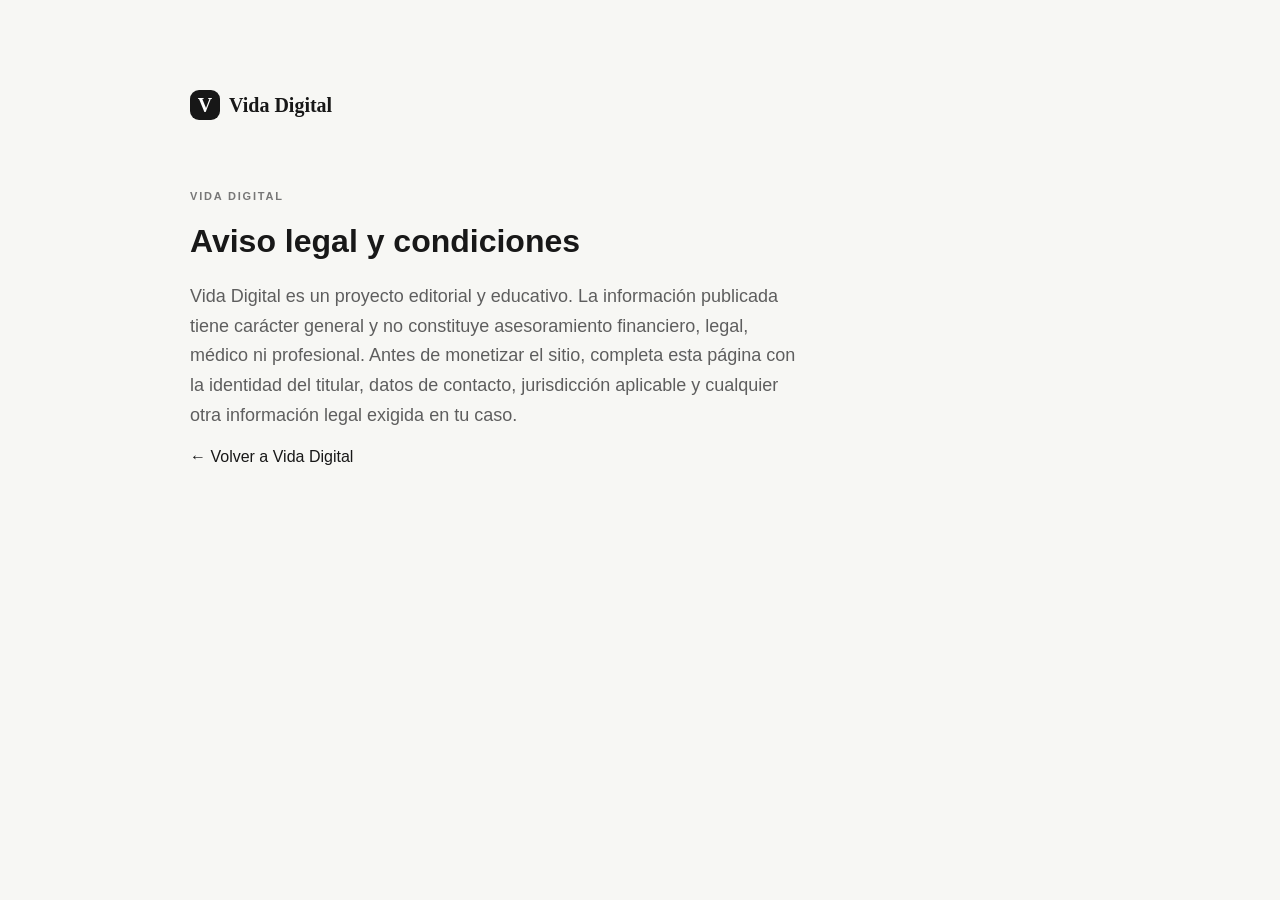
<file: terms.html>
<!doctype html><html lang="es"><head><meta charset="utf-8"><meta name="viewport" content="width=device-width,initial-scale=1"><title>Aviso legal y condiciones — Vida Digital</title><link rel="stylesheet" href="styles.css"></head><body><main class="section wrap" style="max-width:900px"><a class="logo" href="index.html"><b>V</b> Vida Digital</a><p class="eyebrow" style="margin-top:70px">VIDA DIGITAL</p><h1>Aviso legal y condiciones</h1><p class="lead">Vida Digital es un proyecto editorial y educativo. La información publicada tiene carácter general y no constituye asesoramiento financiero, legal, médico ni profesional. Antes de monetizar el sitio, completa esta página con la identidad del titular, datos de contacto, jurisdicción aplicable y cualquier otra información legal exigida en tu caso.</p><p><a href="index.html">← Volver a Vida Digital</a></p></main></body></html>
</file>
<file: styles.css>
*{box-sizing:border-box}html{scroll-behavior:smooth}body{margin:0;background:#f7f7f4;color:#181818;font-family:"DM Sans",sans-serif}a{text-decoration:none;color:inherit}.wrap{width:min(1160px,92%);margin:auto}header{position:sticky;top:0;z-index:20;background:#f7f7f4ee;backdrop-filter:blur(12px);border-bottom:1px solid #ddd}.nav{height:74px;display:flex;align-items:center;gap:28px}.logo{font:700 20px "Space Grotesk";display:flex;align-items:center;gap:9px;margin-right:auto}.logo b{display:grid;place-items:center;width:30px;height:30px;background:#171717;color:#fff;border-radius:9px}.nav nav{display:flex;gap:24px;font-size:14px;color:#555}.nav nav a:hover{color:#000}.menu{display:none;border:0;background:none;font-size:24px}.hero{padding:88px 0 75px;background:linear-gradient(135deg,#f7f7f4 54%,#e7e4da 54%)}.hero-grid{display:grid;grid-template-columns:1.1fr .8fr;gap:80px;align-items:center}.eyebrow{font-size:11px;letter-spacing:1.8px;font-weight:700;color:#777;margin:0 0 12px}.hero h1{font:700 clamp(45px,6vw,78px)/.95 "Space Grotesk";letter-spacing:-3px;margin:0 0 25px}.hero h1 i{font-style:normal;color:#777}.lead{font-size:18px;line-height:1.65;color:#5e5e5e;max-width:620px}.actions{display:flex;gap:10px;margin:30px 0}.btn{border:0;border-radius:10px;padding:14px 18px;font-weight:700;cursor:pointer;display:inline-flex;justify-content:center}.dark{background:#171717;color:#fff}.light{border:1px solid #cfcfc8;background:transparent}.proof{font-size:12px;color:#777}.hero-story{background:#171717;color:#fff;border-radius:24px;padding:28px;min-height:420px;display:flex;flex-direction:column;box-shadow:0 25px 60px #0002}.muted{font-size:10px;letter-spacing:1px;color:#888;display:flex;justify-content:space-between}.sphere{width:145px;height:145px;border-radius:50%;display:grid;place-items:center;font-size:58px;margin:42px auto 25px;background:radial-gradient(circle at 35% 30%,#fff,#aaa 28%,#333 70%);color:#111}.hero-story small,.card-body small,.small small,.cards small{font-size:10px;letter-spacing:1.4px;font-weight:700;color:#888}.hero-story h2{font:600 29px/1.08 "Space Grotesk";margin:10px 0}.hero-story p{color:#aaa;line-height:1.5}.hero-story a{margin-top:auto;font-weight:700;font-size:14px}.ticker{background:#171717;color:#fff}.ticker-in{height:50px;display:flex;align-items:center;gap:28px;overflow:hidden;white-space:nowrap;font-size:12px}.ticker-in b{color:#aaa}.section{padding:90px 0}.head{display:flex;justify-content:space-between;align-items:end;margin-bottom:32px}.head h2{font:600 40px "Space Grotesk";letter-spacing:-1.5px;margin:0}.head>a{font-size:13px;font-weight:700}.featured{display:grid;grid-template-columns:1.25fr .75fr;gap:22px}.main-card{background:#fff;border:1px solid #e1e1da;border-radius:20px;overflow:hidden}.visual{height:300px;display:grid;place-items:center}.ai{background:linear-gradient(135deg,#d8d6ff,#8986c5)}.visual b{font:700 105px "Space Grotesk";color:#fff8}.pad{padding:25px}.pad h3{font:600 31px/1.1 "Space Grotesk";margin:9px 0}.pad p{color:#666;line-height:1.55}.pad a,.money-box a,.split a{font-size:14px;font-weight:700}.stack{display:flex;flex-direction:column;gap:12px}.small{background:#fff;border:1px solid #e1e1da;border-radius:15px;padding:15px;display:flex;gap:15px;align-items:center}.thumb{width:80px;height:80px;border-radius:12px;display:grid;place-items:center;font:700 33px "Space Grotesk";flex:none}.money{background:#dcebd8}.privacy{background:#dfe9ef}.focus{background:#eee4d8}.small h3{font:600 17px/1.2 "Space Grotesk";margin:7px 0}.small a{font-size:11px;color:#777}.dark-section{background:#171717;color:#fff;padding:85px 0}.dark-section .head h2{color:#fff}.cards{display:grid;grid-template-columns:repeat(3,1fr);gap:15px}.cards article{border:1px solid #333;border-radius:16px;padding:25px;min-height:265px}.cards em{font:700 34px "Space Grotesk";color:#555;display:block;font-style:normal}.cards h3{font:600 23px/1.15 "Space Grotesk"}.cards p{color:#999;line-height:1.5}.money-grid{display:grid;grid-template-columns:1fr 1fr;gap:50px}.money-box{background:#e6efdf;border-radius:22px;padding:40px}.money-box>b{font:700 70px "Space Grotesk"}.money-box h3{font:600 31px "Space Grotesk"}.money-box p{color:#5c6258;line-height:1.6}.list{border-top:1px solid #ddd}.list article{display:flex;gap:20px;padding:22px 0;border-bottom:1px solid #ddd;font-weight:600}.list article>b{color:#999}.list small{display:block;color:#999;margin-top:6px;font-weight:400}.tools{background:#e9e7df;padding:80px 0}.badge{font-size:10px;background:#171717;color:#fff;border-radius:20px;padding:7px 10px}.tool-grid{display:grid;grid-template-columns:repeat(3,1fr);gap:15px}.tool-grid article{background:#fff;border:1px solid #ddd;border-radius:17px;padding:25px}.tool-grid article>span{width:45px;height:45px;border-radius:11px;background:#171717;color:#fff;display:grid;place-items:center;font-size:21px}.tool-grid h3{font:600 21px "Space Grotesk"}.tool-grid p{color:#666;line-height:1.5}.tool-grid button{border:0;background:none;padding:0;font-weight:700;cursor:pointer}.tool-grid output{display:block;color:#666;font-size:12px;margin-top:10px}.split{display:grid;grid-template-columns:1.2fr .8fr;gap:100px;align-items:center}.split h2{font:600 43px/1 "Space Grotesk";letter-spacing:-1.5px}.split p{color:#666;line-height:1.6}.steps{border-left:1px solid #ccc;padding-left:30px;display:grid;gap:22px}.steps b{font:700 28px "Space Grotesk";color:#aaa}.steps span{font:600 14px "DM Sans";color:#222;margin-left:15px}.newsletter{background:#d8e5cf;padding:70px 0}.news-grid{display:grid;grid-template-columns:1fr 1fr;gap:60px;align-items:center}.newsletter h2{font:600 40px "Space Grotesk";margin:0 0 10px}.newsletter p{color:#5e665a}.newsletter form{display:grid;grid-template-columns:1fr auto;gap:8px}.newsletter input,.search{border:1px solid #c8c8c0;background:#fff;border-radius:10px;padding:14px;font:14px "DM Sans";outline:none}.newsletter small{grid-column:1/-1;color:#70776a}.categories{display:grid;grid-template-columns:repeat(4,1fr);gap:12px}.categories a{background:#fff;border:1px solid #e0e0da;border-radius:15px;padding:22px;display:block}.categories a:first-letter{font-size:22px}.categories b{display:block;font:600 17px "Space Grotesk";margin-top:25px}.categories small{color:#777;display:block;margin-top:6px}.search{width:240px}footer{border-top:1px solid #ddd}.footer{display:grid;grid-template-columns:2fr 1fr 1fr;gap:60px;padding:60px 0 35px}.footer>div{display:flex;flex-direction:column;gap:9px}.footer .logo{margin:0}.footer p,.footer a:not(.logo){color:#777;font-size:13px}.copy{border-top:1px solid #ddd;padding:20px 0 30px;color:#999;font-size:11px}.modal{display:none;position:fixed;inset:0;background:#0008;z-index:50;place-items:center}.modal.open{display:grid}.modal-box{position:relative;background:#fff;border-radius:20px;padding:30px;width:min(430px,90%)}.modal-box>button{position:absolute;right:15px;top:10px;border:0;background:none;font-size:25px;cursor:pointer}.modal-box label{display:block;font-size:13px;font-weight:700;margin:15px 0}.modal-box input{display:block;width:100%;margin-top:6px;padding:12px;border:1px solid #ddd;border-radius:8px}.modal-box #result{font:700 25px "Space Grotesk";margin-top:20px}.toast{position:fixed;right:20px;bottom:20px;background:#171717;color:#fff;padding:13px 17px;border-radius:10px;transform:translateY(100px);transition:.25s;z-index:60}.toast.show{transform:none}@media(max-width:850px){.nav nav{display:none}.nav nav.open{display:flex;position:absolute;top:74px;left:0;right:0;background:#f7f7f4;flex-direction:column;padding:20px}.menu{display:block}.hero-grid,.featured,.money-grid,.split,.news-grid{grid-template-columns:1fr;gap:35px}.cards,.tool-grid{grid-template-columns:1fr}.categories{grid-template-columns:1fr 1fr}.hero{padding-top:55px}.footer{grid-template-columns:1fr 1fr}.head h2{font-size:32px}}@media(max-width:540px){.hero h1{font-size:47px}.section{padding:65px 0}.categories,.footer{grid-template-columns:1fr}.newsletter form{grid-template-columns:1fr}.newsletter small{grid-column:auto}.head{align-items:start;gap:18px;flex-direction:column}.search{width:100%}.actions{flex-wrap:wrap}.hero-story{min-height:380px}}


/* v2: recursos, cookies y pequeños detalles de conversión */
.section-intro{max-width:680px;color:var(--muted);margin-top:8px}.resource-grid{display:grid;grid-template-columns:repeat(3,1fr);gap:18px}.resource{border:1px solid #e8e8e8;border-radius:20px;padding:22px;display:flex;gap:16px;background:#fff}.resource>span{font-size:28px}.resource h3{margin:6px 0 8px}.resource p{color:var(--muted);margin:0 0 14px}.resource a{font-weight:700}.cookie-banner{position:fixed;left:20px;right:20px;bottom:20px;z-index:50;background:#111;color:#fff;border-radius:18px;padding:18px 20px;display:flex;align-items:center;justify-content:space-between;gap:20px;box-shadow:0 15px 50px rgba(0,0,0,.22)}.cookie-banner p{margin:5px 0 0;color:#cfcfcf;max-width:760px;font-size:14px}.cookie-actions{display:flex;gap:10px;flex-shrink:0}.cookie-banner .light{background:#fff;color:#111}@media(max-width:800px){.resource-grid{grid-template-columns:1fr}.cookie-banner{flex-direction:column;align-items:flex-start}.cookie-actions{width:100%}.cookie-actions button{flex:1}}
</file>
